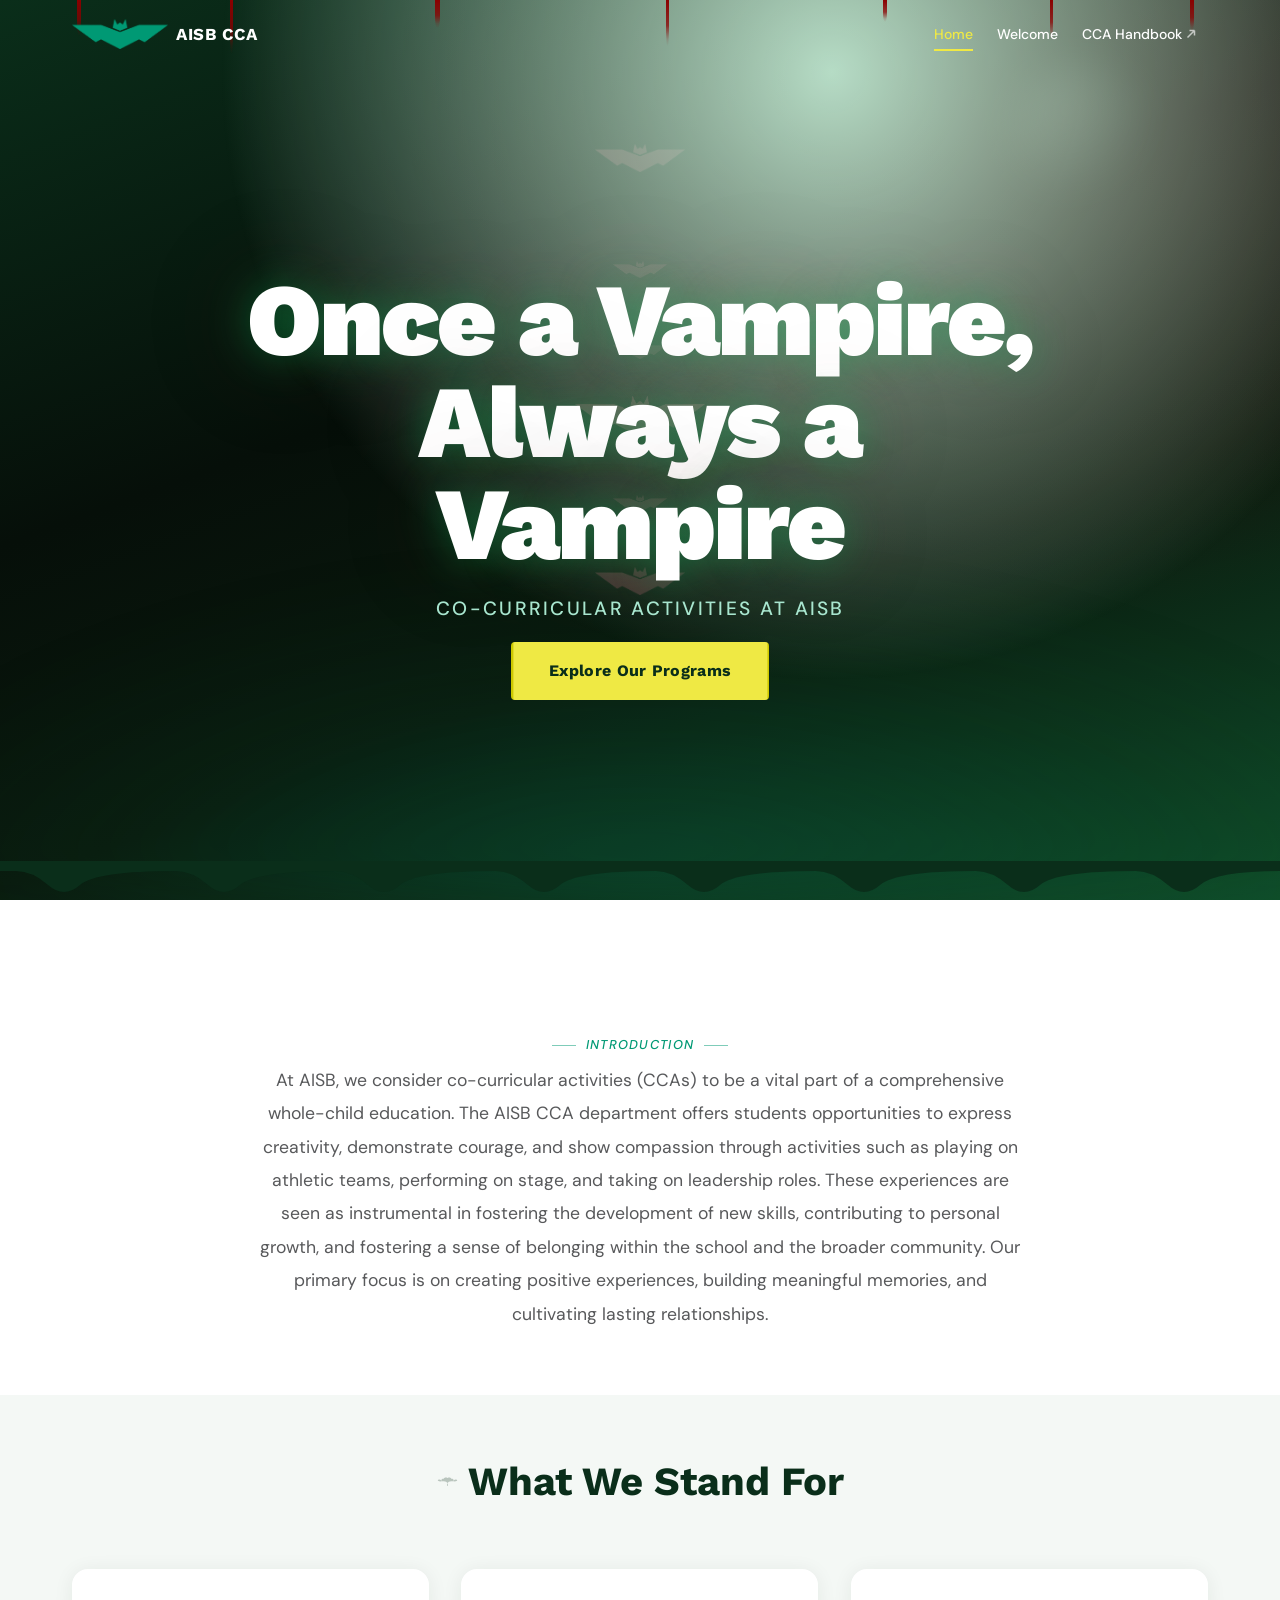
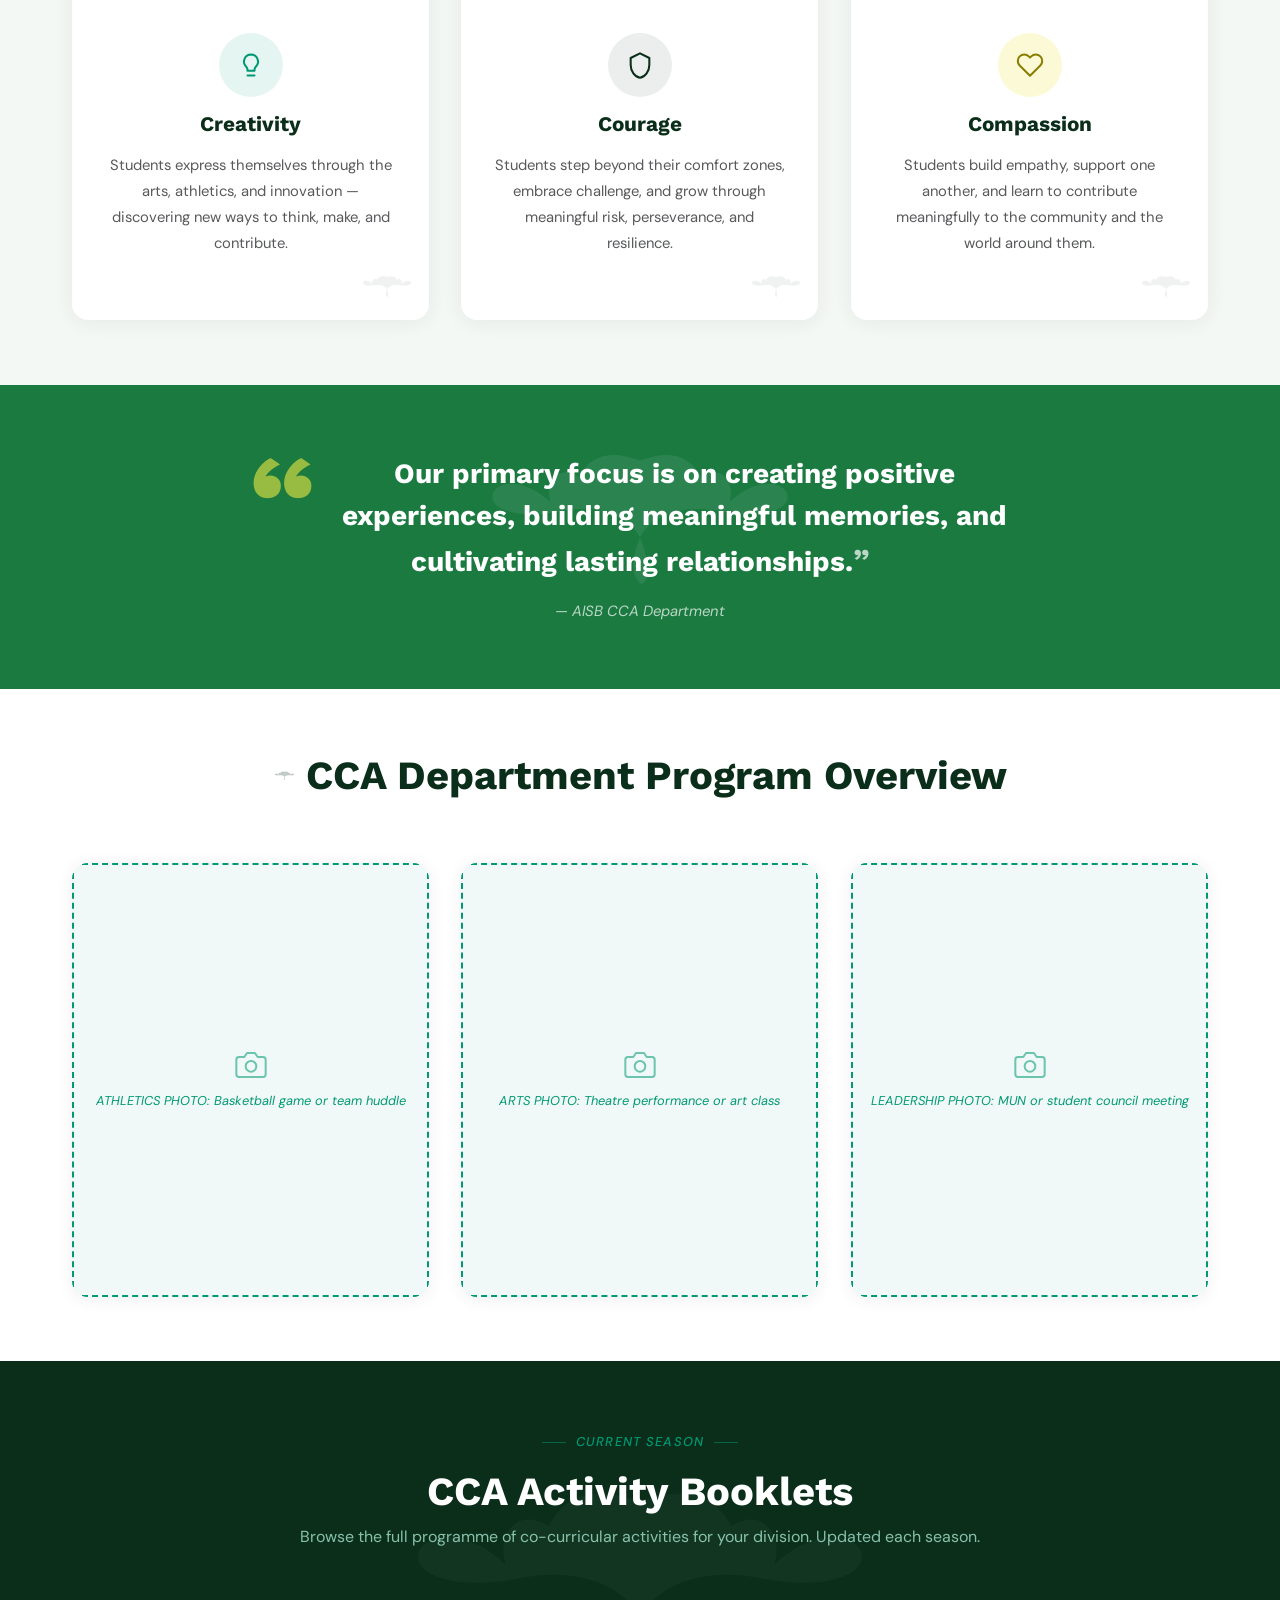
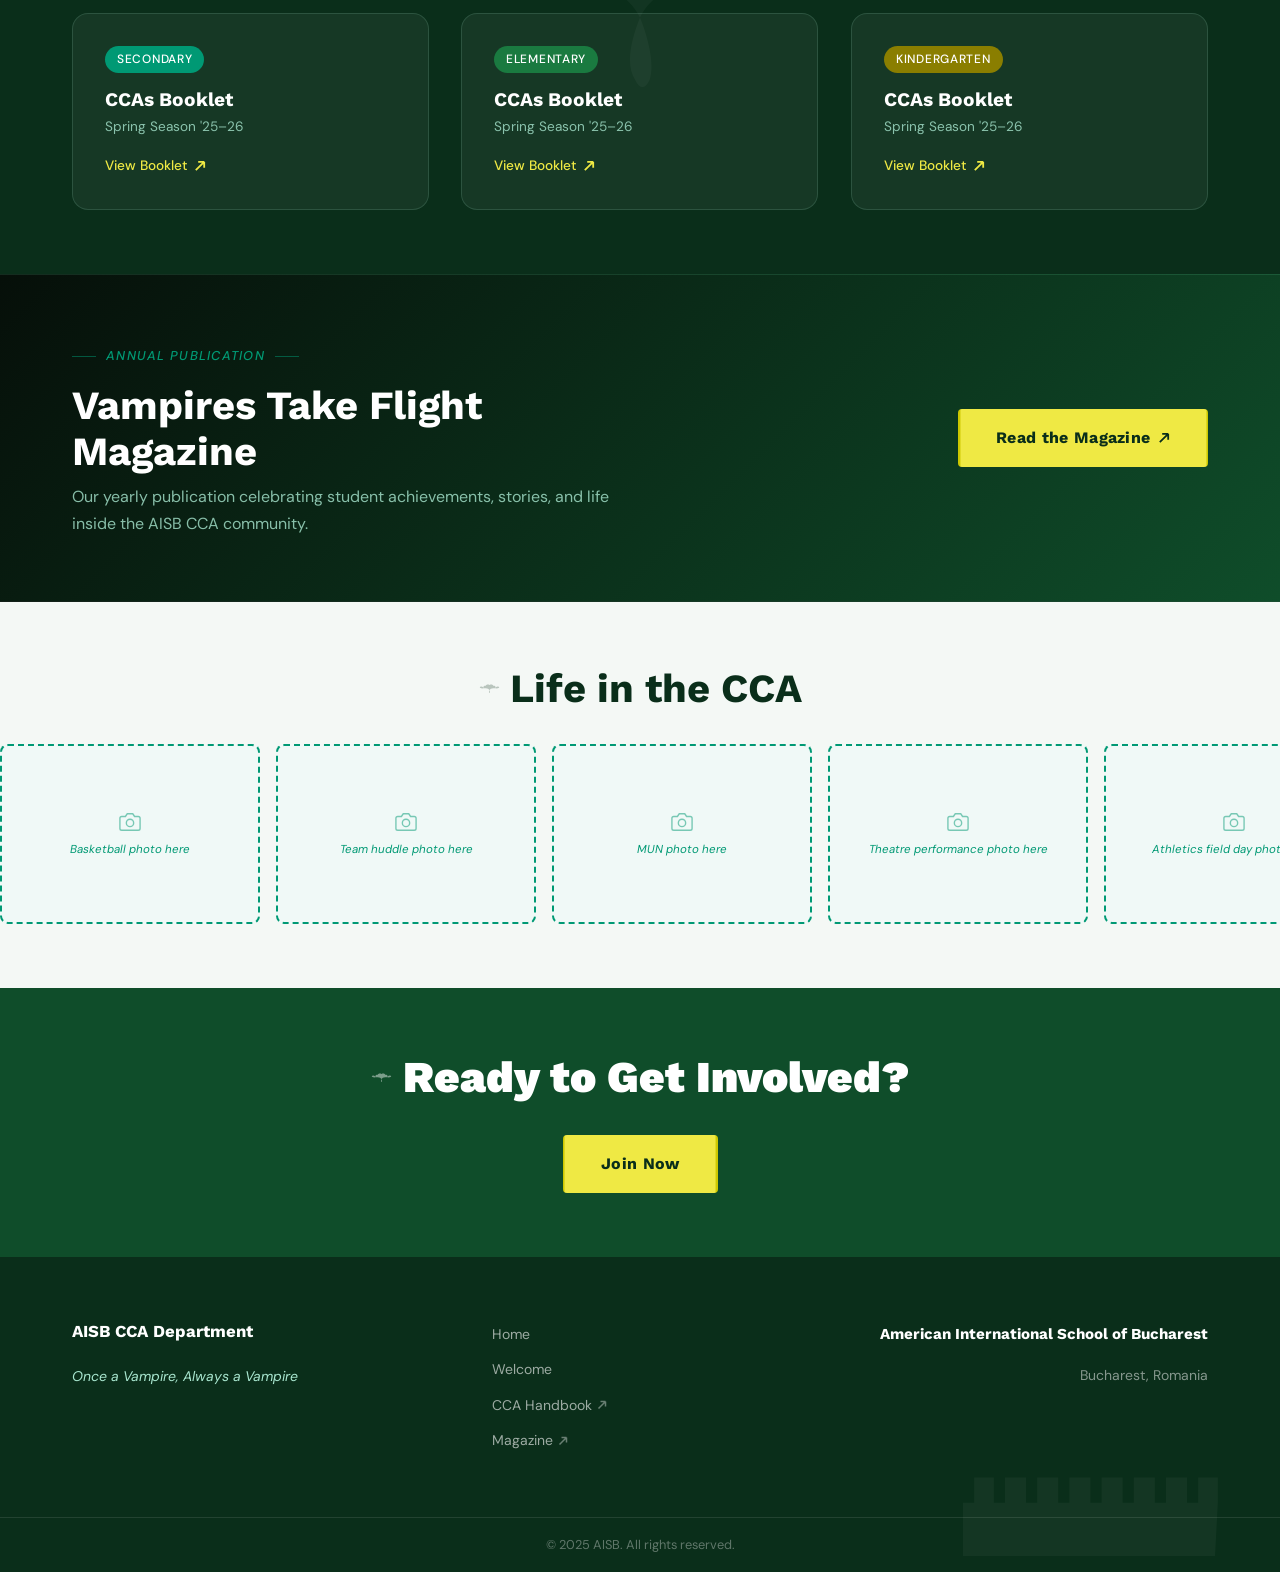
<file: index.html>
<!DOCTYPE html>
<html lang="en">
<head>
  <meta charset="UTF-8" />
  <meta name="viewport" content="width=device-width, initial-scale=1.0" />
  <title>AISB CCA Department</title>
  <link rel="stylesheet" href="css/styles.css" />
</head>
<body data-page="index">

  <!-- ======================================================
       NAVIGATION
       ====================================================== -->
  <header class="site-nav" id="site-nav">
    <div class="container nav__inner">

      <!-- Brand -->
      <a href="index.html" class="nav__brand" aria-label="AISB CCA — Home">
        <img class="nav__brand-icon" src="/images/vampire-logo.png" alt="" aria-hidden="true">
        <span class="nav__brand-text">AISB CCA</span>
      </a>

      <!-- Desktop links -->
      <nav id="nav-links" class="nav__links" aria-label="Main navigation">
        <ul>
          <li><a href="index.html"   class="nav__link" data-page="index">Home</a></li>
          <li><a href="welcome.html" class="nav__link" data-page="welcome">Welcome</a></li>
          <li>
            <a href="https://docs.google.com/document/d/1uVwUEFHOn3_4B4PPxiPPun_PIijwQBy9hPHAp4GYJOQ/edit?tab=t.0"
               class="nav__link"
               target="_blank"
               rel="noopener noreferrer">
              CCA Handbook
              <svg class="nav__ext-icon" viewBox="0 0 10 10" fill="none" stroke="currentColor" stroke-width="1.5" xmlns="http://www.w3.org/2000/svg" aria-hidden="true"><path d="M1.5 8.5L8.5 1.5M8.5 1.5H3.5M8.5 1.5v5"/></svg>
            </a>
          </li>
        </ul>
      </nav>

      <!-- Hamburger (mobile) -->
      <button class="nav__hamburger" id="nav-hamburger" aria-label="Toggle navigation" aria-expanded="false" aria-controls="nav-links">
        <span></span>
        <span></span>
        <span></span>
      </button>

    </div>
  </header>

  <!-- ======================================================
       1. HERO
       ====================================================== -->
  <section class="hero" id="hero" aria-label="Hero">

    <!-- Background gradient (JS injects floating bats here) -->
    <div class="hero__bg"></div>

    <div class="hero__content">
      <!-- JS splits headline into .hero__word spans for spring animation -->
      <h1 class="hero__headline">
        <span class="hero__line" style="--li:0">Once a Vampire,</span>
        <span class="hero__line" style="--li:1">Always a Vampire</span>
      </h1>
      <p class="hero__sub hero-anim" style="--delay: 0.5s">
        Co-Curricular Activities at AISB
      </p>
      <div class="hero-anim" style="--delay: 0.7s">
        <a href="#intro" class="btn btn--yellow">Explore Our Programs</a>
      </div>
    </div>

  </section>

  <!-- ======================================================
       2. INTRO
       ====================================================== -->
  <section class="intro" id="intro" aria-labelledby="intro-label">
    <div class="container">
      <div class="intro__inner reveal">
        <span class="section-label" id="intro-label">Introduction</span>
        <p class="intro__body">At AISB, we consider co-curricular activities (CCAs) to be a vital part of a comprehensive whole-child education. The AISB CCA department offers students opportunities to express creativity, demonstrate courage, and show compassion through activities such as playing on athletic teams, performing on stage, and taking on leadership roles. These experiences are seen as instrumental in fostering the development of new skills, contributing to personal growth, and fostering a sense of belonging within the school and the broader community. Our primary focus is on creating positive experiences, building meaningful memories, and cultivating lasting relationships.</p>
      </div>
    </div>
  </section>

  <!-- ======================================================
       3. THREE PILLARS
       ====================================================== -->
  <section class="pillars" id="pillars" aria-labelledby="pillars-heading">
    <div class="container">

      <div class="pillars__header reveal">
        <h2 id="pillars-heading">What We Stand For</h2>
      </div>

      <div class="pillars__grid reveal-stagger">

        <!-- Creativity -->
        <div class="pillar-card stagger-item">
          <div class="pillar-card__icon" aria-hidden="true">
            <svg viewBox="0 0 24 24" fill="none" stroke="currentColor" stroke-width="1.75" stroke-linecap="round" stroke-linejoin="round">
              <path d="M9 21h6"/>
              <path d="M12 3a6 6 0 0 1 4.24 10.24C15.4 14.13 15 15 15 16v1H9v-1c0-1-.4-1.87-1.24-2.76A6 6 0 0 1 12 3z"/>
            </svg>
          </div>
          <h3 class="pillar-card__title">Creativity</h3>
          <p class="pillar-card__desc">Students express themselves through the arts, athletics, and innovation — discovering new ways to think, make, and contribute.</p>
        </div>

        <!-- Courage -->
        <div class="pillar-card stagger-item">
          <div class="pillar-card__icon" aria-hidden="true">
            <svg viewBox="0 0 24 24" fill="none" stroke="currentColor" stroke-width="1.75" stroke-linecap="round" stroke-linejoin="round">
              <path d="M12 2L4 6v6c0 5.25 3.5 10.15 8 11 4.5-.85 8-5.75 8-11V6l-8-4z"/>
            </svg>
          </div>
          <h3 class="pillar-card__title">Courage</h3>
          <p class="pillar-card__desc">Students step beyond their comfort zones, embrace challenge, and grow through meaningful risk, perseverance, and resilience.</p>
        </div>

        <!-- Compassion -->
        <div class="pillar-card stagger-item">
          <div class="pillar-card__icon" aria-hidden="true">
            <svg viewBox="0 0 24 24" fill="none" stroke="currentColor" stroke-width="1.75" stroke-linecap="round" stroke-linejoin="round">
              <path d="M20.84 4.61a5.5 5.5 0 0 0-7.78 0L12 5.67l-1.06-1.06a5.5 5.5 0 0 0-7.78 7.78L12 21.23l8.84-8.84a5.5 5.5 0 0 0 0-7.78z"/>
            </svg>
          </div>
          <h3 class="pillar-card__title">Compassion</h3>
          <p class="pillar-card__desc">Students build empathy, support one another, and learn to contribute meaningfully to the community and the world around them.</p>
        </div>

      </div>
    </div>
  </section>

  <!-- ======================================================
       3b. PULL QUOTE
       ====================================================== -->
  <div class="pull-quote" id="pull-quote">
    <div class="container">
      <div class="pull-quote__inner reveal">
        <p class="pull-quote__text">Our primary focus is on creating positive experiences, building meaningful memories, and cultivating lasting relationships.</p>
        <p class="pull-quote__attribution">— AISB CCA Department</p>
      </div>
    </div>
  </div>

  <!-- ======================================================
       4. PROGRAM OVERVIEW
       ====================================================== -->
  <section class="programs" id="programs" aria-labelledby="programs-heading">
    <div class="container">

      <div class="programs__header reveal">
        <h2 id="programs-heading">CCA Department Program Overview</h2>
      </div>

      <div class="programs__grid reveal-stagger">

        <!-- Athletics -->
        <article class="program-card stagger-item">
          <div class="program-card__photo photo-placeholder">
            <span>ATHLETICS PHOTO: Basketball game or team huddle</span>
          </div>
          <div class="program-card__body">
            <h3 class="program-card__title">Athletics</h3>
            <p class="program-card__desc">Competitive and recreational sports programs building teamwork, fitness, and school spirit across all grade levels.</p>
          </div>
        </article>

        <!-- Arts -->
        <article class="program-card stagger-item">
          <div class="program-card__photo photo-placeholder">
            <span>ARTS PHOTO: Theatre performance or art class</span>
          </div>
          <div class="program-card__body">
            <h3 class="program-card__title">Arts &amp; Performance</h3>
            <p class="program-card__desc">Theatre, visual arts, and music programs where students find their voice and bring stories to life on stage and canvas.</p>
          </div>
        </article>

        <!-- Leadership -->
        <article class="program-card stagger-item">
          <div class="program-card__photo photo-placeholder">
            <span>LEADERSHIP PHOTO: MUN or student council meeting</span>
          </div>
          <div class="program-card__body">
            <h3 class="program-card__title">Leadership &amp; Service</h3>
            <p class="program-card__desc">Model UN, student council, and service learning programs developing thoughtful, engaged leaders ready to shape the world.</p>
          </div>
        </article>

      </div>
    </div>
  </section>

  <!-- ======================================================
       5. CCA BOOKLETS
       ====================================================== -->
  <section class="booklets" id="booklets" aria-labelledby="booklets-heading">
    <div class="container">

      <div class="booklets__header reveal">
        <span class="section-label">Current Season</span>
        <h2 id="booklets-heading">CCA Activity Booklets</h2>
        <p class="booklets__sub">Browse the full programme of co-curricular activities for your division. Updated each season.</p>
      </div>

      <div class="booklets__grid reveal-stagger">

        <a class="booklet-card stagger-item" href="https://docs.google.com/presentation/d/1Pu9hmi3-eZdHvLgyRUysvCfLK0m81sSNYYznDgAp900/present?slide=id.g1372e5583d8_15_30" target="_blank" rel="noopener noreferrer">
          <div class="booklet-card__badge">Secondary</div>
          <div class="booklet-card__body">
            <h3 class="booklet-card__title">CCAs Booklet</h3>
            <p class="booklet-card__season">Spring Season '25–26</p>
          </div>
          <span class="booklet-card__cta">
            View Booklet
            <svg width="12" height="12" viewBox="0 0 10 10" fill="none" stroke="currentColor" stroke-width="1.5" aria-hidden="true"><path d="M1.5 8.5L8.5 1.5M8.5 1.5H3.5M8.5 1.5v5"/></svg>
          </span>
        </a>

        <a class="booklet-card stagger-item" href="https://docs.google.com/presentation/d/15MVXWQndXh1fgPv6lIfpPve1Hzxa-xV6HNe04zMDgE4/present?slide=id.g268abb79770_0_0" target="_blank" rel="noopener noreferrer">
          <div class="booklet-card__badge booklet-card__badge--es">Elementary</div>
          <div class="booklet-card__body">
            <h3 class="booklet-card__title">CCAs Booklet</h3>
            <p class="booklet-card__season">Spring Season '25–26</p>
          </div>
          <span class="booklet-card__cta">
            View Booklet
            <svg width="12" height="12" viewBox="0 0 10 10" fill="none" stroke="currentColor" stroke-width="1.5" aria-hidden="true"><path d="M1.5 8.5L8.5 1.5M8.5 1.5H3.5M8.5 1.5v5"/></svg>
          </span>
        </a>

        <a class="booklet-card stagger-item" href="https://docs.google.com/presentation/d/1rKhWBENqKSYvQFAWs_1aDxzNsX6173oiBIzw0DBJSBo/present?slide=id.g142e5402e74_0_200" target="_blank" rel="noopener noreferrer">
          <div class="booklet-card__badge booklet-card__badge--kg">Kindergarten</div>
          <div class="booklet-card__body">
            <h3 class="booklet-card__title">CCAs Booklet</h3>
            <p class="booklet-card__season">Spring Season '25–26</p>
          </div>
          <span class="booklet-card__cta">
            View Booklet
            <svg width="12" height="12" viewBox="0 0 10 10" fill="none" stroke="currentColor" stroke-width="1.5" aria-hidden="true"><path d="M1.5 8.5L8.5 1.5M8.5 1.5H3.5M8.5 1.5v5"/></svg>
          </span>
        </a>

      </div>
    </div>
  </section>

  <!-- ======================================================
       6. MAGAZINE FEATURE
       ====================================================== -->
  <div class="magazine-banner" id="magazine">
    <div class="container">
      <div class="magazine-banner__inner reveal">
        <div class="magazine-banner__text">
          <span class="section-label">Annual Publication</span>
          <h2 class="magazine-banner__title">Vampires Take Flight Magazine</h2>
          <p class="magazine-banner__desc">Our yearly publication celebrating student achievements, stories, and life inside the AISB CCA community.</p>
        </div>
        <a href="https://drive.google.com/file/d/1PJ1l3IIfaLi3uhogRWFevL4zNcEg_WBe/view" class="btn btn--yellow" target="_blank" rel="noopener noreferrer">
          Read the Magazine
          <svg width="12" height="12" viewBox="0 0 10 10" fill="none" stroke="currentColor" stroke-width="1.5" aria-hidden="true"><path d="M1.5 8.5L8.5 1.5M8.5 1.5H3.5M8.5 1.5v5"/></svg>
        </a>
      </div>
    </div>
  </div>

  <!-- ======================================================
       7. GALLERY STRIP
       ====================================================== -->
  <section class="gallery" id="gallery" aria-label="Photo gallery">
    <div class="container">
      <div class="gallery__header reveal">
        <h2>Life in the CCA</h2>
      </div>
    </div>

    <div class="gallery__viewport">
      <div class="gallery__track" aria-hidden="true">

        <!-- Original 8 tiles -->
        <div class="gallery-tile"><span>Basketball photo here</span></div>
        <div class="gallery-tile"><span>Team huddle photo here</span></div>
        <div class="gallery-tile"><span>MUN photo here</span></div>
        <div class="gallery-tile"><span>Theatre performance photo here</span></div>
        <div class="gallery-tile"><span>Athletics field day photo here</span></div>
        <div class="gallery-tile"><span>Art showcase photo here</span></div>
        <div class="gallery-tile"><span>Leadership event photo here</span></div>
        <div class="gallery-tile"><span>Community service photo here</span></div>

        <!-- Duplicate set for seamless loop -->
        <div class="gallery-tile"><span>Basketball photo here</span></div>
        <div class="gallery-tile"><span>Team huddle photo here</span></div>
        <div class="gallery-tile"><span>MUN photo here</span></div>
        <div class="gallery-tile"><span>Theatre performance photo here</span></div>
        <div class="gallery-tile"><span>Athletics field day photo here</span></div>
        <div class="gallery-tile"><span>Art showcase photo here</span></div>
        <div class="gallery-tile"><span>Leadership event photo here</span></div>
        <div class="gallery-tile"><span>Community service photo here</span></div>

      </div>
    </div>
  </section>

  <!-- ======================================================
       8. CTA BANNER
       ====================================================== -->
  <section class="cta-banner" id="cta" aria-labelledby="cta-heading">
    <div class="container">
      <div class="cta-banner__inner reveal">
        <h2 class="cta-banner__heading" id="cta-heading">Ready to Get Involved?</h2>
        <a href="#" class="btn btn--yellow">Join Now</a>
      </div>
    </div>
  </section>

  <!-- ======================================================
       FOOTER
       ====================================================== -->
  <footer class="site-footer">
    <div class="container footer__inner">

      <div class="footer__brand">
        <p class="footer__name">AISB CCA Department</p>
        <p class="footer__tagline">Once a Vampire, Always a Vampire</p>
      </div>

      <nav class="footer__nav" aria-label="Footer navigation">
        <ul>
          <li><a href="index.html">Home</a></li>
          <li><a href="welcome.html">Welcome</a></li>
          <li>
            <a href="https://docs.google.com/document/d/1uVwUEFHOn3_4B4PPxiPPun_PIijwQBy9hPHAp4GYJOQ/edit?tab=t.0"
               target="_blank" rel="noopener noreferrer">
              CCA Handbook
              <svg class="nav__ext-icon" viewBox="0 0 10 10" fill="none" stroke="currentColor" stroke-width="1.5" xmlns="http://www.w3.org/2000/svg" aria-hidden="true"><path d="M1.5 8.5L8.5 1.5M8.5 1.5H3.5M8.5 1.5v5"/></svg>
            </a>
          </li>
          <li>
            <a href="https://drive.google.com/file/d/1PJ1l3IIfaLi3uhogRWFevL4zNcEg_WBe/view"
               target="_blank" rel="noopener noreferrer">
              Magazine
              <svg class="nav__ext-icon" viewBox="0 0 10 10" fill="none" stroke="currentColor" stroke-width="1.5" xmlns="http://www.w3.org/2000/svg" aria-hidden="true"><path d="M1.5 8.5L8.5 1.5M8.5 1.5H3.5M8.5 1.5v5"/></svg>
            </a>
          </li>
        </ul>
      </nav>

      <div class="footer__school">
        <p class="footer__school-name">American International School of Bucharest</p>
        <p class="footer__school-location">Bucharest, Romania</p>
      </div>

    </div>

    <div class="footer__bottom">
      <div class="container">
        <p>© 2025 AISB. All rights reserved.</p>
      </div>
    </div>
  </footer>

  <script src="js/main.js"></script>
</body>
</html>
</file>
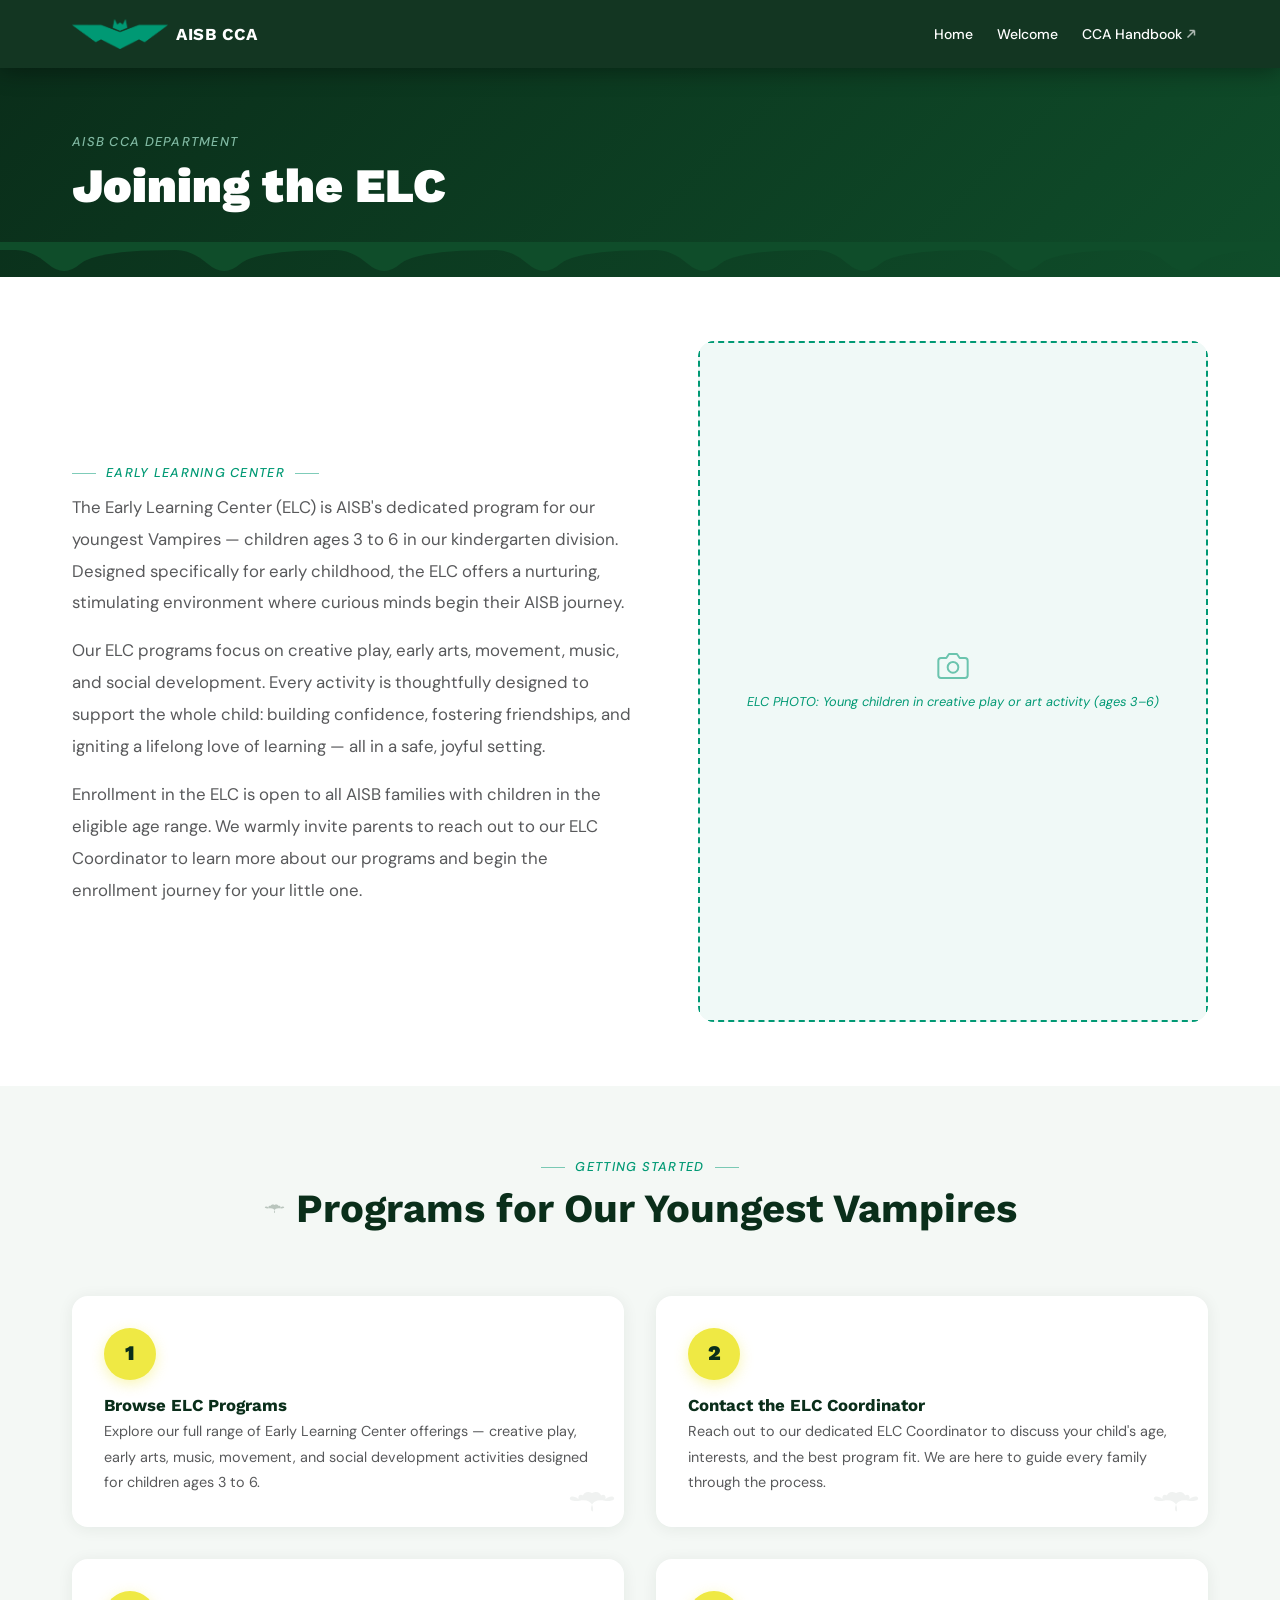
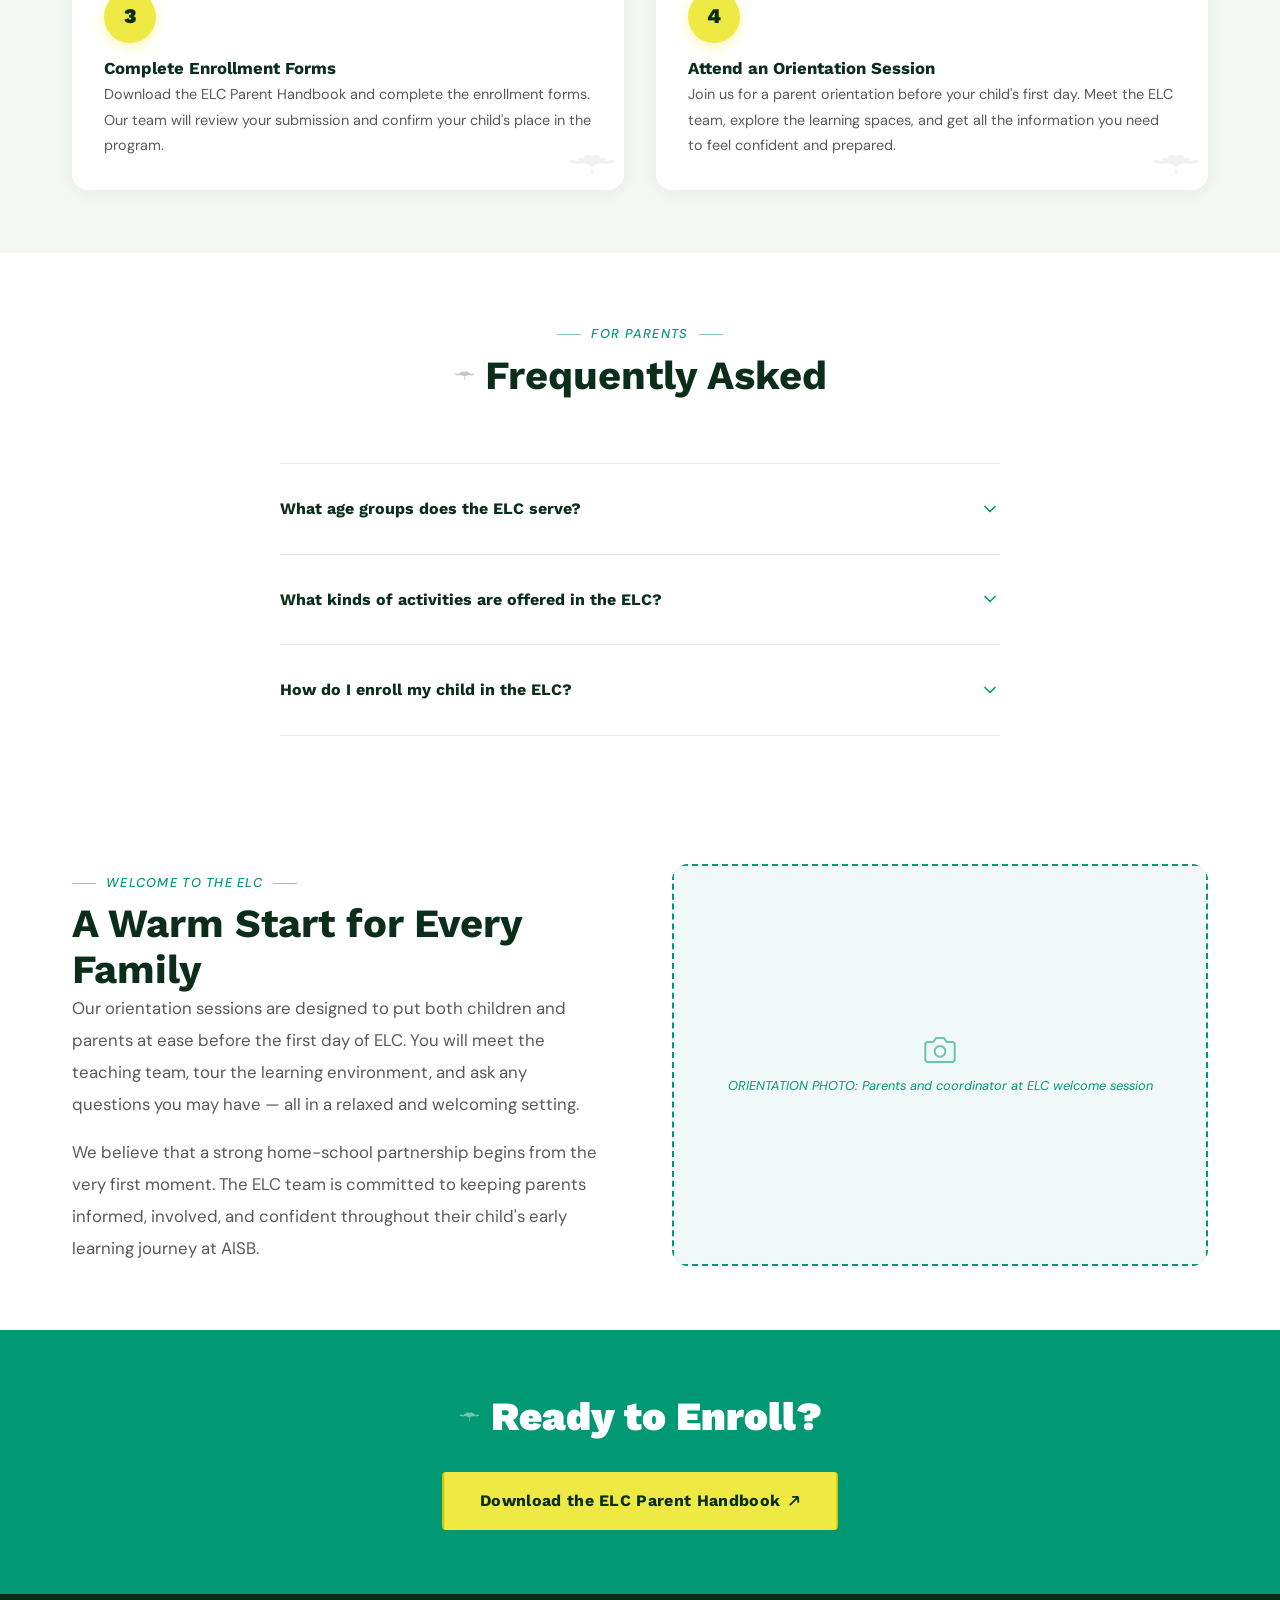
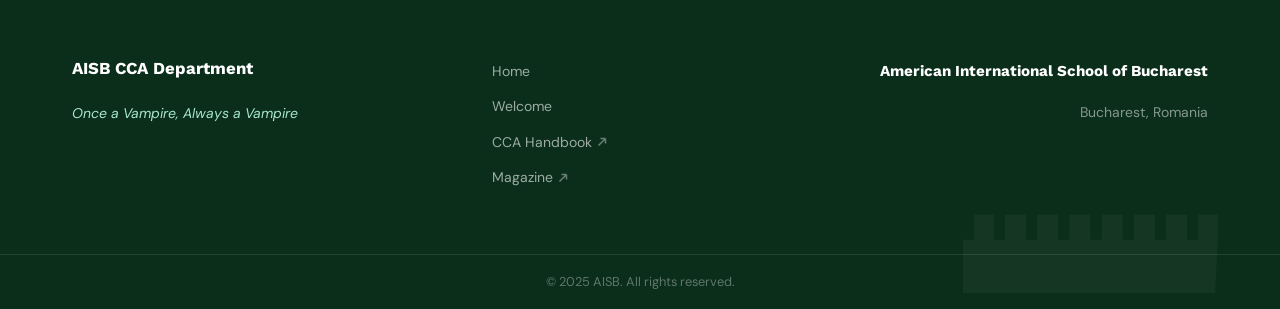
<file: joining-elc.html>
<!DOCTYPE html>
<html lang="en">
<head>
  <meta charset="UTF-8" />
  <meta name="viewport" content="width=device-width, initial-scale=1.0" />
  <title>Joining the ELC — AISB CCA Department</title>
  <link rel="stylesheet" href="css/styles.css" />
</head>
<body data-page="joining-elc">

  <!-- ======================================================
       NAVIGATION
       ====================================================== -->
  <header class="site-nav" id="site-nav">
    <div class="container nav__inner">

      <a href="index.html" class="nav__brand" aria-label="AISB CCA — Home">
        <img class="nav__brand-icon" src="/images/vampire-logo.png" alt="" aria-hidden="true">
        <span class="nav__brand-text">AISB CCA</span>
      </a>

      <nav id="nav-links" class="nav__links" aria-label="Main navigation">
        <ul>
          <li><a href="index.html"   class="nav__link" data-page="index">Home</a></li>
          <li><a href="welcome.html" class="nav__link" data-page="welcome">Welcome</a></li>
          <li>
            <a href="https://docs.google.com/document/d/1uVwUEFHOn3_4B4PPxiPPun_PIijwQBy9hPHAp4GYJOQ/edit?tab=t.0"
               class="nav__link" target="_blank" rel="noopener noreferrer">
              CCA Handbook
              <svg class="nav__ext-icon" viewBox="0 0 10 10" fill="none" stroke="currentColor" stroke-width="1.5" xmlns="http://www.w3.org/2000/svg" aria-hidden="true"><path d="M1.5 8.5L8.5 1.5M8.5 1.5H3.5M8.5 1.5v5"/></svg>
            </a>
          </li>
        </ul>
      </nav>

      <button class="nav__hamburger" id="nav-hamburger" aria-label="Toggle navigation" aria-expanded="false" aria-controls="nav-links">
        <span></span>
        <span></span>
        <span></span>
      </button>

    </div>
  </header>

  <!-- ======================================================
       PAGE BANNER
       ====================================================== -->
  <div class="page-banner">
    <div class="container">
      <span class="page-banner__label">AISB CCA Department</span>
      <h1 class="page-banner__title">Joining the ELC</h1>
    </div>
  </div>

  <!-- ======================================================
       SECTION 1 — What is the ELC
       ====================================================== -->
  <section class="section" id="what-is-elc">
    <div class="container">
      <div class="elc-intro-split reveal">

        <div class="elc-intro-split__text">
          <span class="section-label">Early Learning Center</span>
          <p>The Early Learning Center (ELC) is AISB's dedicated program for our youngest Vampires — children ages 3 to 6 in our kindergarten division. Designed specifically for early childhood, the ELC offers a nurturing, stimulating environment where curious minds begin their AISB journey.</p>
          <p>Our ELC programs focus on creative play, early arts, movement, music, and social development. Every activity is thoughtfully designed to support the whole child: building confidence, fostering friendships, and igniting a lifelong love of learning — all in a safe, joyful setting.</p>
          <p>Enrollment in the ELC is open to all AISB families with children in the eligible age range. We warmly invite parents to reach out to our ELC Coordinator to learn more about our programs and begin the enrollment journey for your little one.</p>
        </div>

        <div class="elc-intro-split__photo">
          <div class="photo-placeholder">
            <span>ELC PHOTO: Young children in creative play or art activity (ages 3–6)</span>
          </div>
        </div>

      </div>
    </div>
  </section>

  <!-- ======================================================
       SECTION 2 — Programs for Our Youngest Vampires (4 steps)
       ====================================================== -->
  <section class="section steps-section" id="how-to-join">
    <div class="container">

      <div class="elc-section-header reveal">
        <span class="section-label">Getting Started</span>
        <h2>Programs for Our Youngest Vampires</h2>
      </div>

      <div class="steps-grid reveal-stagger">

        <article class="step-card stagger-item">
          <div class="step-card__number">1</div>
          <h3 class="step-card__title">Browse ELC Programs</h3>
          <p class="step-card__desc">Explore our full range of Early Learning Center offerings — creative play, early arts, music, movement, and social development activities designed for children ages 3 to 6.</p>
        </article>

        <article class="step-card stagger-item">
          <div class="step-card__number">2</div>
          <h3 class="step-card__title">Contact the ELC Coordinator</h3>
          <p class="step-card__desc">Reach out to our dedicated ELC Coordinator to discuss your child's age, interests, and the best program fit. We are here to guide every family through the process.</p>
        </article>

        <article class="step-card stagger-item">
          <div class="step-card__number">3</div>
          <h3 class="step-card__title">Complete Enrollment Forms</h3>
          <p class="step-card__desc">Download the ELC Parent Handbook and complete the enrollment forms. Our team will review your submission and confirm your child's place in the program.</p>
        </article>

        <article class="step-card stagger-item">
          <div class="step-card__number">4</div>
          <h3 class="step-card__title">Attend an Orientation Session</h3>
          <p class="step-card__desc">Join us for a parent orientation before your child's first day. Meet the ELC team, explore the learning spaces, and get all the information you need to feel confident and prepared.</p>
        </article>

      </div>
    </div>
  </section>

  <!-- ======================================================
       SECTION 3 — FAQ Accordion
       ====================================================== -->
  <section class="section faq-section" id="faq">
    <div class="container">
      <div class="faq-section__inner">

        <div class="reveal" style="text-align: center; margin-bottom: var(--space-xl);">
          <span class="section-label">For Parents</span>
          <h2>Frequently Asked</h2>
        </div>

        <div class="faq reveal">

          <!-- FAQ Item 1 -->
          <div class="faq__item">
            <button class="faq__question" aria-expanded="false" aria-controls="faq-answer-1">
              What age groups does the ELC serve?
              <svg class="faq__chevron" viewBox="0 0 24 24" fill="none" stroke="currentColor" stroke-width="2" stroke-linecap="round" stroke-linejoin="round" aria-hidden="true">
                <path d="M6 9l6 6 6-6"/>
              </svg>
            </button>
            <div class="faq__answer" id="faq-answer-1" role="region">
              <div class="faq__answer-inner">
                <p>The ELC serves children ages 3 to 6 in our Early Learning Center division. This includes our Nursery, Pre-K, and Kindergarten groups. Each age group has its own dedicated program that matches the developmental stage and learning needs of the children within it.</p>
              </div>
            </div>
          </div>

          <!-- FAQ Item 2 -->
          <div class="faq__item">
            <button class="faq__question" aria-expanded="false" aria-controls="faq-answer-2">
              What kinds of activities are offered in the ELC?
              <svg class="faq__chevron" viewBox="0 0 24 24" fill="none" stroke="currentColor" stroke-width="2" stroke-linecap="round" stroke-linejoin="round" aria-hidden="true">
                <path d="M6 9l6 6 6-6"/>
              </svg>
            </button>
            <div class="faq__answer" id="faq-answer-2" role="region">
              <div class="faq__answer-inner">
                <p>ELC activities are designed to nurture the whole child through play and exploration. Our programs include creative arts and crafts, early music and movement, imaginative play sessions, outdoor discovery, and structured social activities — all facilitated by qualified early childhood educators who understand the magic of this age.</p>
              </div>
            </div>
          </div>

          <!-- FAQ Item 3 -->
          <div class="faq__item">
            <button class="faq__question" aria-expanded="false" aria-controls="faq-answer-3">
              How do I enroll my child in the ELC?
              <svg class="faq__chevron" viewBox="0 0 24 24" fill="none" stroke="currentColor" stroke-width="2" stroke-linecap="round" stroke-linejoin="round" aria-hidden="true">
                <path d="M6 9l6 6 6-6"/>
              </svg>
            </button>
            <div class="faq__answer" id="faq-answer-3" role="region">
              <div class="faq__answer-inner">
                <p>To enroll your child, start by downloading the ELC Parent Handbook using the button below — it contains all program details, schedules, and enrollment forms. You are also welcome to contact our ELC Coordinator directly by email or phone. We recommend reaching out early in the school year, as spaces in some age groups fill quickly.</p>
              </div>
            </div>
          </div>

        </div>
      </div>
    </div>
  </section>

  <!-- ======================================================
       SECTION 4 — Orientation Photo
       ====================================================== -->
  <section class="section" id="orientation">
    <div class="container">
      <div class="welcome-split reveal">

        <div class="welcome-split__text">
          <span class="section-label">Welcome to the ELC</span>
          <h2>A Warm Start for Every Family</h2>
          <p>Our orientation sessions are designed to put both children and parents at ease before the first day of ELC. You will meet the teaching team, tour the learning environment, and ask any questions you may have — all in a relaxed and welcoming setting.</p>
          <p>We believe that a strong home-school partnership begins from the very first moment. The ELC team is committed to keeping parents informed, involved, and confident throughout their child's early learning journey at AISB.</p>
        </div>

        <div class="welcome-split__photo">
          <div class="photo-placeholder">
            <span>ORIENTATION PHOTO: Parents and coordinator at ELC welcome session</span>
          </div>
        </div>

      </div>
    </div>
  </section>

  <!-- ======================================================
       SECTION 5 — CTA
       ====================================================== -->
  <section class="page-cta" id="join-cta">
    <div class="container">
      <div class="page-cta__inner reveal">
        <h2 class="page-cta__heading">Ready to Enroll?</h2>
        <a href="https://docs.google.com/document/d/1C8rKPDsnyIg01VgttbhQd866ZwGXewxtXoNhxPmOfxU/edit"
           class="btn btn--yellow"
           target="_blank"
           rel="noopener noreferrer">
          Download the ELC Parent Handbook
          <svg width="12" height="12" viewBox="0 0 10 10" fill="none" stroke="currentColor" stroke-width="1.5" aria-hidden="true"><path d="M1.5 8.5L8.5 1.5M8.5 1.5H3.5M8.5 1.5v5"/></svg>
        </a>
      </div>
    </div>
  </section>

  <!-- ======================================================
       FOOTER
       ====================================================== -->
  <footer class="site-footer">
    <div class="container footer__inner">

      <div class="footer__brand">
        <p class="footer__name">AISB CCA Department</p>
        <p class="footer__tagline">Once a Vampire, Always a Vampire</p>
      </div>

      <nav class="footer__nav" aria-label="Footer navigation">
        <ul>
          <li><a href="index.html">Home</a></li>
          <li><a href="welcome.html">Welcome</a></li>
          <li>
            <a href="https://docs.google.com/document/d/1uVwUEFHOn3_4B4PPxiPPun_PIijwQBy9hPHAp4GYJOQ/edit?tab=t.0"
               target="_blank" rel="noopener noreferrer">
              CCA Handbook
              <svg class="nav__ext-icon" viewBox="0 0 10 10" fill="none" stroke="currentColor" stroke-width="1.5" xmlns="http://www.w3.org/2000/svg" aria-hidden="true"><path d="M1.5 8.5L8.5 1.5M8.5 1.5H3.5M8.5 1.5v5"/></svg>
            </a>
          </li>
          <li>
            <a href="https://drive.google.com/file/d/1PJ1l3IIfaLi3uhogRWFevL4zNcEg_WBe/view"
               target="_blank" rel="noopener noreferrer">
              Magazine
              <svg class="nav__ext-icon" viewBox="0 0 10 10" fill="none" stroke="currentColor" stroke-width="1.5" xmlns="http://www.w3.org/2000/svg" aria-hidden="true"><path d="M1.5 8.5L8.5 1.5M8.5 1.5H3.5M8.5 1.5v5"/></svg>
            </a>
          </li>
        </ul>
      </nav>

      <div class="footer__school">
        <p class="footer__school-name">American International School of Bucharest</p>
        <p class="footer__school-location">Bucharest, Romania</p>
      </div>

    </div>

    <div class="footer__bottom">
      <div class="container">
        <p>© 2025 AISB. All rights reserved.</p>
      </div>
    </div>
  </footer>

  <script src="js/main.js"></script>
</body>
</html>
</file>
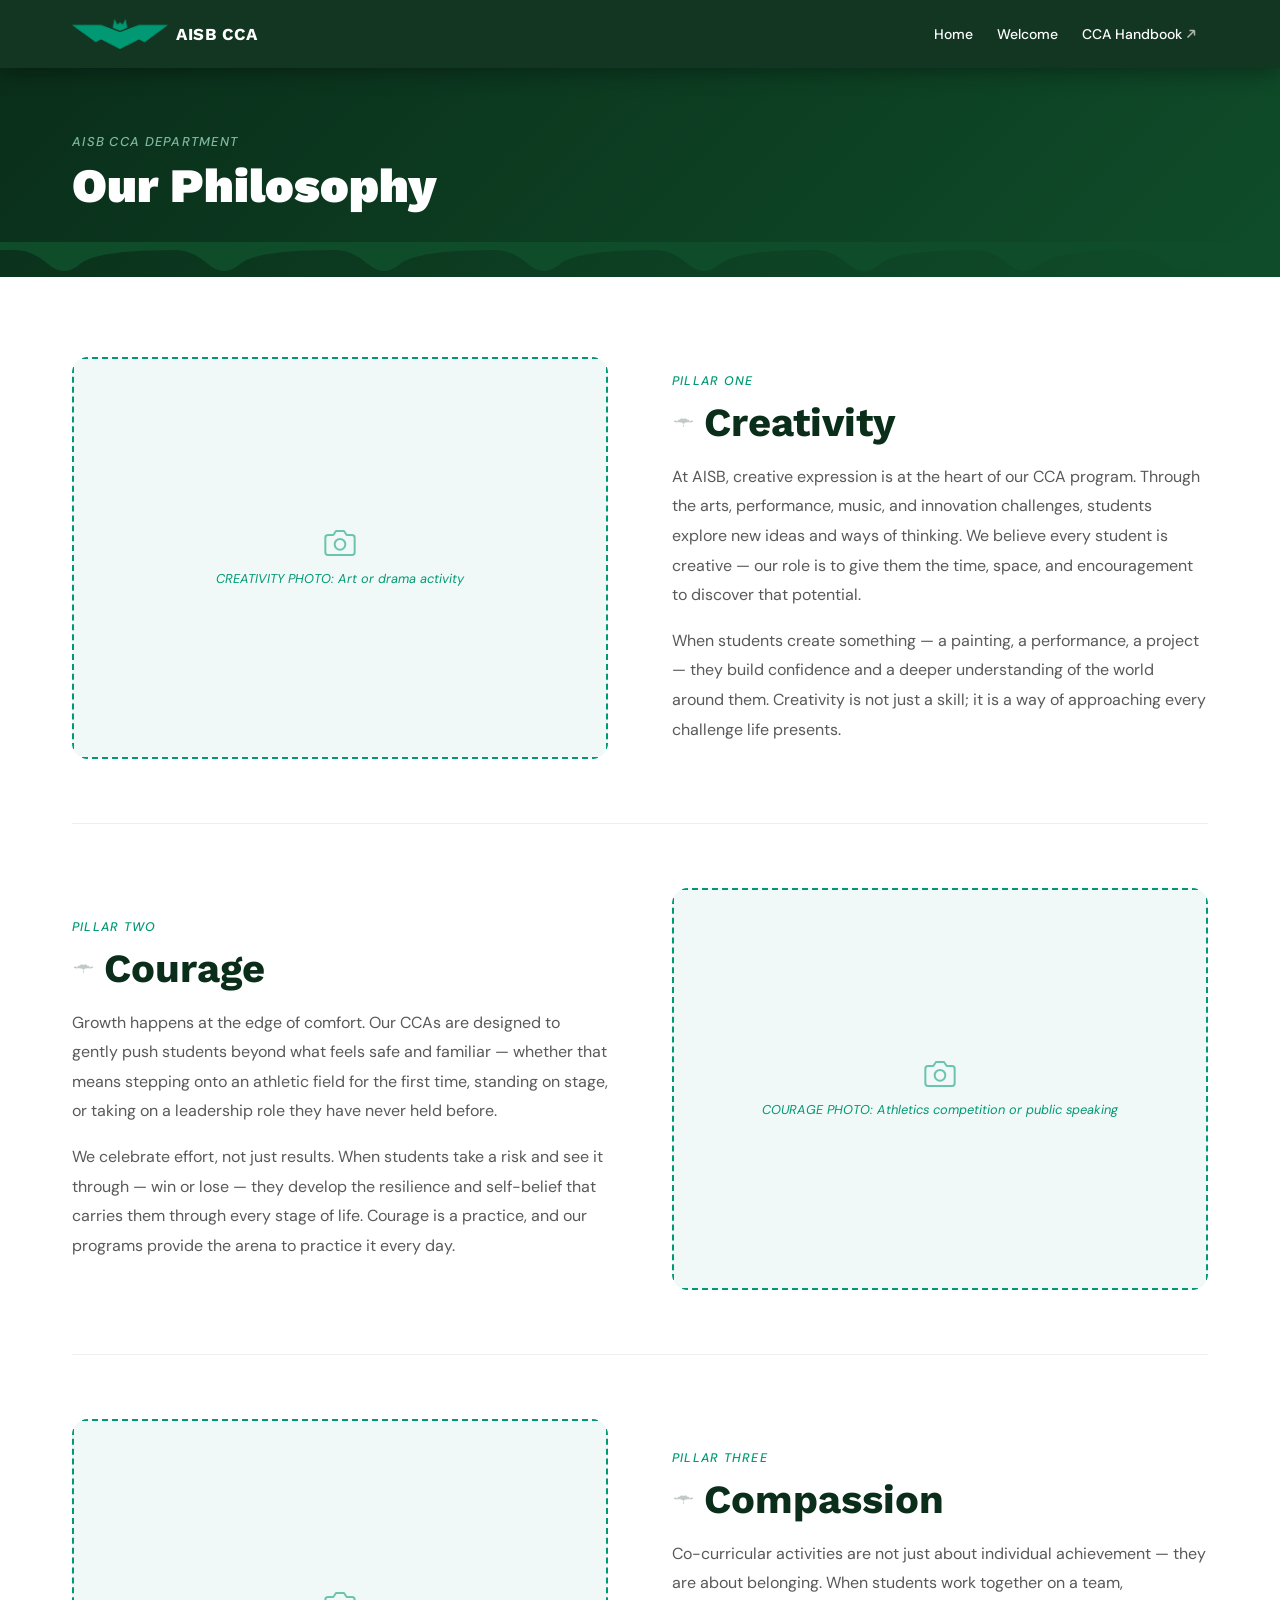
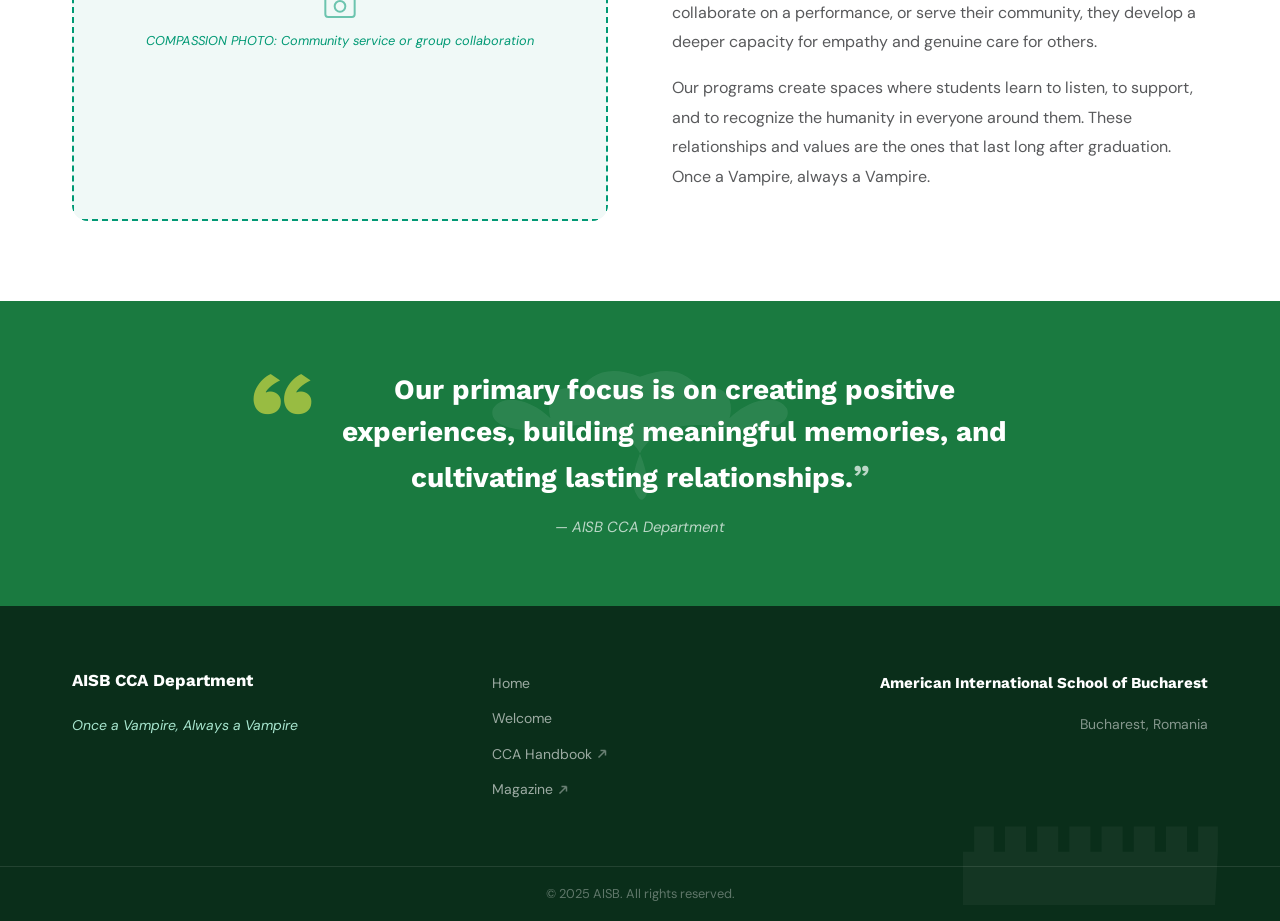
<file: philosophy.html>
<!DOCTYPE html>
<html lang="en">
<head>
  <meta charset="UTF-8" />
  <meta name="viewport" content="width=device-width, initial-scale=1.0" />
  <title>Our Philosophy — AISB CCA Department</title>
  <link rel="stylesheet" href="css/styles.css" />
</head>
<body data-page="philosophy">

  <!-- ======================================================
       NAVIGATION
       ====================================================== -->
  <header class="site-nav" id="site-nav">
    <div class="container nav__inner">

      <a href="index.html" class="nav__brand" aria-label="AISB CCA — Home">
        <img class="nav__brand-icon" src="/images/vampire-logo.png" alt="" aria-hidden="true">
        <span class="nav__brand-text">AISB CCA</span>
      </a>

      <nav id="nav-links" class="nav__links" aria-label="Main navigation">
        <ul>
          <li><a href="index.html"   class="nav__link" data-page="index">Home</a></li>
          <li><a href="welcome.html" class="nav__link" data-page="welcome">Welcome</a></li>
          <li>
            <a href="https://docs.google.com/document/d/1uVwUEFHOn3_4B4PPxiPPun_PIijwQBy9hPHAp4GYJOQ/edit?tab=t.0"
               class="nav__link" target="_blank" rel="noopener noreferrer">
              CCA Handbook
              <svg class="nav__ext-icon" viewBox="0 0 10 10" fill="none" stroke="currentColor" stroke-width="1.5" xmlns="http://www.w3.org/2000/svg" aria-hidden="true"><path d="M1.5 8.5L8.5 1.5M8.5 1.5H3.5M8.5 1.5v5"/></svg>
            </a>
          </li>
        </ul>
      </nav>

      <button class="nav__hamburger" id="nav-hamburger" aria-label="Toggle navigation" aria-expanded="false" aria-controls="nav-links">
        <span></span>
        <span></span>
        <span></span>
      </button>

    </div>
  </header>

  <!-- ======================================================
       PAGE BANNER
       ====================================================== -->
  <div class="page-banner">
    <div class="container">
      <span class="page-banner__label">AISB CCA Department</span>
      <h1 class="page-banner__title">Our Philosophy</h1>
    </div>
  </div>

  <!-- ======================================================
       SECTION 1 — Alternating Philosophy Blocks
       ====================================================== -->
  <section class="philosophy-blocks section" id="philosophy-blocks">
    <div class="container">

      <!-- Block 1: Creativity — image left, text right -->
      <div class="philosophy-block reveal">

        <div class="philosophy-block__image">
          <div class="philosophy-block__photo">
            <div class="photo-placeholder">
              <span>CREATIVITY PHOTO: Art or drama activity</span>
            </div>
          </div>
        </div>

        <div class="philosophy-block__text">
          <span class="philosophy-block__eyebrow">Pillar One</span>
          <h2>Creativity</h2>
          <p>At AISB, creative expression is at the heart of our CCA program. Through the arts, performance, music, and innovation challenges, students explore new ideas and ways of thinking. We believe every student is creative — our role is to give them the time, space, and encouragement to discover that potential.</p>
          <p>When students create something — a painting, a performance, a project — they build confidence and a deeper understanding of the world around them. Creativity is not just a skill; it is a way of approaching every challenge life presents.</p>
        </div>

      </div>

      <!-- Block 2: Courage — text left, image right (flip) -->
      <div class="philosophy-block philosophy-block--flip reveal">

        <div class="philosophy-block__image">
          <div class="philosophy-block__photo">
            <div class="photo-placeholder">
              <span>COURAGE PHOTO: Athletics competition or public speaking</span>
            </div>
          </div>
        </div>

        <div class="philosophy-block__text">
          <span class="philosophy-block__eyebrow">Pillar Two</span>
          <h2>Courage</h2>
          <p>Growth happens at the edge of comfort. Our CCAs are designed to gently push students beyond what feels safe and familiar — whether that means stepping onto an athletic field for the first time, standing on stage, or taking on a leadership role they have never held before.</p>
          <p>We celebrate effort, not just results. When students take a risk and see it through — win or lose — they develop the resilience and self-belief that carries them through every stage of life. Courage is a practice, and our programs provide the arena to practice it every day.</p>
        </div>

      </div>

      <!-- Block 3: Compassion — image left, text right -->
      <div class="philosophy-block reveal">

        <div class="philosophy-block__image">
          <div class="philosophy-block__photo">
            <div class="photo-placeholder">
              <span>COMPASSION PHOTO: Community service or group collaboration</span>
            </div>
          </div>
        </div>

        <div class="philosophy-block__text">
          <span class="philosophy-block__eyebrow">Pillar Three</span>
          <h2>Compassion</h2>
          <p>Co-curricular activities are not just about individual achievement — they are about belonging. When students work together on a team, collaborate on a performance, or serve their community, they develop a deeper capacity for empathy and genuine care for others.</p>
          <p>Our programs create spaces where students learn to listen, to support, and to recognize the humanity in everyone around them. These relationships and values are the ones that last long after graduation. Once a Vampire, always a Vampire.</p>
        </div>

      </div>

    </div>
  </section>

  <!-- ======================================================
       SECTION 2 — Pull Quote
       ====================================================== -->
  <div class="pull-quote" id="pull-quote">
    <div class="container">
      <div class="pull-quote__inner reveal">
        <p class="pull-quote__text">Our primary focus is on creating positive experiences, building meaningful memories, and cultivating lasting relationships.</p>
        <p class="pull-quote__attribution">— AISB CCA Department</p>
      </div>
    </div>
  </div>

  <!-- ======================================================
       FOOTER
       ====================================================== -->
  <footer class="site-footer">
    <div class="container footer__inner">

      <div class="footer__brand">
        <p class="footer__name">AISB CCA Department</p>
        <p class="footer__tagline">Once a Vampire, Always a Vampire</p>
      </div>

      <nav class="footer__nav" aria-label="Footer navigation">
        <ul>
          <li><a href="index.html">Home</a></li>
          <li><a href="welcome.html">Welcome</a></li>
          <li>
            <a href="https://docs.google.com/document/d/1uVwUEFHOn3_4B4PPxiPPun_PIijwQBy9hPHAp4GYJOQ/edit?tab=t.0"
               target="_blank" rel="noopener noreferrer">
              CCA Handbook
              <svg class="nav__ext-icon" viewBox="0 0 10 10" fill="none" stroke="currentColor" stroke-width="1.5" xmlns="http://www.w3.org/2000/svg" aria-hidden="true"><path d="M1.5 8.5L8.5 1.5M8.5 1.5H3.5M8.5 1.5v5"/></svg>
            </a>
          </li>
          <li>
            <a href="https://drive.google.com/file/d/1PJ1l3IIfaLi3uhogRWFevL4zNcEg_WBe/view"
               target="_blank" rel="noopener noreferrer">
              Magazine
              <svg class="nav__ext-icon" viewBox="0 0 10 10" fill="none" stroke="currentColor" stroke-width="1.5" xmlns="http://www.w3.org/2000/svg" aria-hidden="true"><path d="M1.5 8.5L8.5 1.5M8.5 1.5H3.5M8.5 1.5v5"/></svg>
            </a>
          </li>
        </ul>
      </nav>

      <div class="footer__school">
        <p class="footer__school-name">American International School of Bucharest</p>
        <p class="footer__school-location">Bucharest, Romania</p>
      </div>

    </div>

    <div class="footer__bottom">
      <div class="container">
        <p>© 2025 AISB. All rights reserved.</p>
      </div>
    </div>
  </footer>

  <script src="js/main.js"></script>
</body>
</html>
</file>
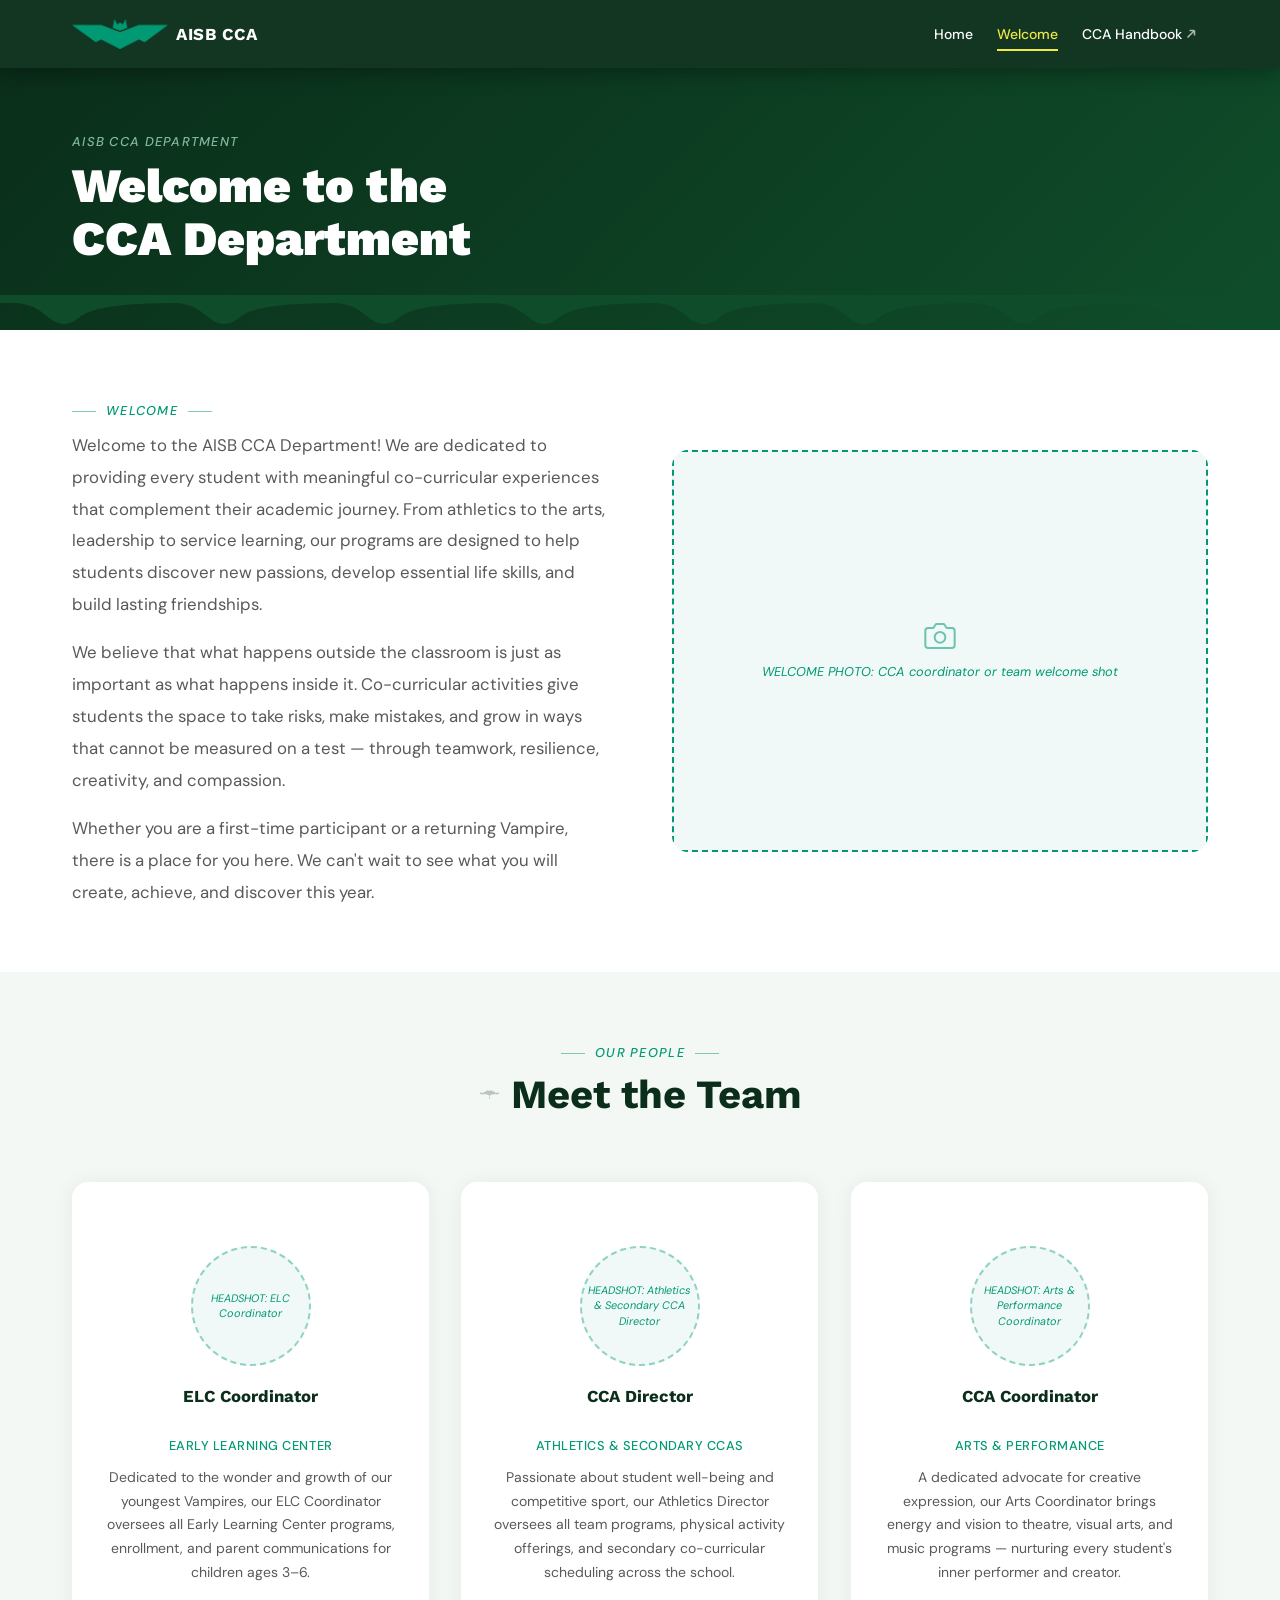
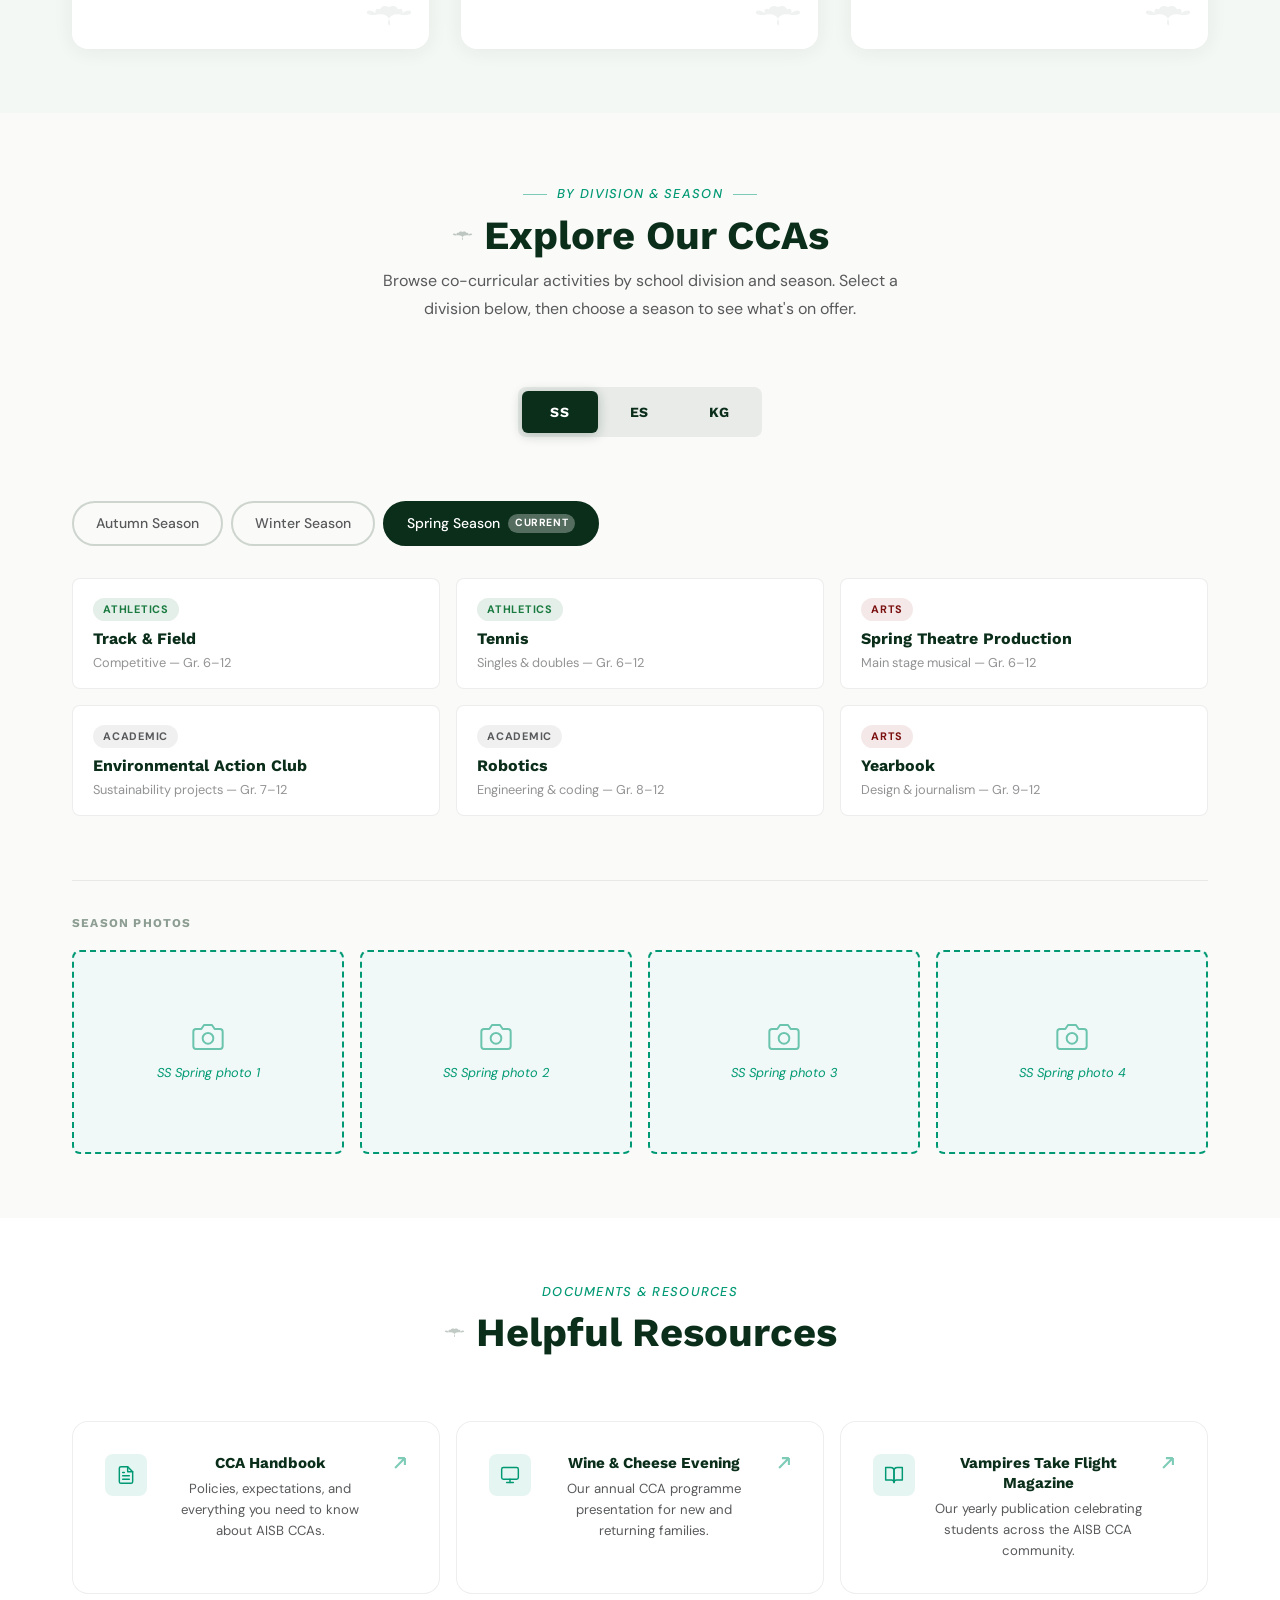
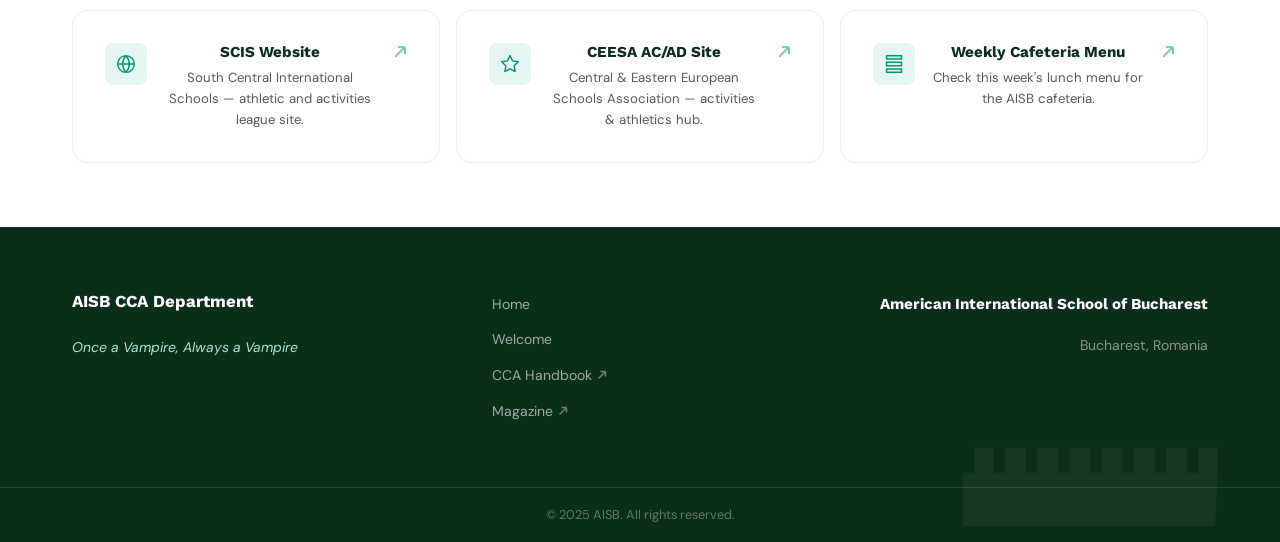
<file: welcome.html>
<!DOCTYPE html>
<html lang="en">
<head>
  <meta charset="UTF-8" />
  <meta name="viewport" content="width=device-width, initial-scale=1.0" />
  <title>Welcome — AISB CCA Department</title>
  <link rel="stylesheet" href="css/styles.css" />
</head>
<body data-page="welcome">

  <!-- ======================================================
       NAVIGATION
       ====================================================== -->
  <header class="site-nav" id="site-nav">
    <div class="container nav__inner">

      <a href="index.html" class="nav__brand" aria-label="AISB CCA — Home">
        <img class="nav__brand-icon" src="/images/vampire-logo.png" alt="" aria-hidden="true">
        <span class="nav__brand-text">AISB CCA</span>
      </a>

      <nav id="nav-links" class="nav__links" aria-label="Main navigation">
        <ul>
          <li><a href="index.html"   class="nav__link" data-page="index">Home</a></li>
          <li><a href="welcome.html" class="nav__link" data-page="welcome">Welcome</a></li>
          <li>
            <a href="https://docs.google.com/document/d/1uVwUEFHOn3_4B4PPxiPPun_PIijwQBy9hPHAp4GYJOQ/edit?tab=t.0"
               class="nav__link" target="_blank" rel="noopener noreferrer">
              CCA Handbook
              <svg class="nav__ext-icon" viewBox="0 0 10 10" fill="none" stroke="currentColor" stroke-width="1.5" xmlns="http://www.w3.org/2000/svg" aria-hidden="true"><path d="M1.5 8.5L8.5 1.5M8.5 1.5H3.5M8.5 1.5v5"/></svg>
            </a>
          </li>
        </ul>
      </nav>

      <button class="nav__hamburger" id="nav-hamburger" aria-label="Toggle navigation" aria-expanded="false" aria-controls="nav-links">
        <span></span>
        <span></span>
        <span></span>
      </button>

    </div>
  </header>

  <!-- ======================================================
       PAGE BANNER
       ====================================================== -->
  <div class="page-banner">
    <div class="container">
      <span class="page-banner__label">AISB CCA Department</span>
      <h1 class="page-banner__title">Welcome to the<br>CCA Department</h1>
    </div>
  </div>

  <!-- ======================================================
       SECTION 1 — Welcome Message
       ====================================================== -->
  <section class="section" id="welcome-message">
    <div class="container">
      <div class="welcome-split reveal">

        <div class="welcome-split__text">
          <span class="section-label">Welcome</span>
          <p>Welcome to the AISB CCA Department! We are dedicated to providing every student with meaningful co-curricular experiences that complement their academic journey. From athletics to the arts, leadership to service learning, our programs are designed to help students discover new passions, develop essential life skills, and build lasting friendships.</p>
          <p>We believe that what happens outside the classroom is just as important as what happens inside it. Co-curricular activities give students the space to take risks, make mistakes, and grow in ways that cannot be measured on a test — through teamwork, resilience, creativity, and compassion.</p>
          <p>Whether you are a first-time participant or a returning Vampire, there is a place for you here. We can't wait to see what you will create, achieve, and discover this year.</p>
        </div>

        <div class="welcome-split__photo">
          <div class="photo-placeholder">
            <span>WELCOME PHOTO: CCA coordinator or team welcome shot</span>
          </div>
        </div>

      </div>
    </div>
  </section>

  <!-- ======================================================
       SECTION 2 — Meet the Team
       ====================================================== -->
  <section class="section team-section" id="our-team">
    <div class="container">

      <div class="reveal" style="text-align: center; margin-bottom: var(--space-xl);">
        <span class="section-label">Our People</span>
        <h2>Meet the Team</h2>
      </div>

      <div class="team-grid reveal-stagger">

        <div class="staff-card stagger-item">
          <div class="staff-card__photo">
            <span>HEADSHOT: ELC Coordinator</span>
          </div>
          <p class="staff-card__name">ELC Coordinator</p>
          <p class="staff-card__role">Early Learning Center</p>
          <p class="staff-card__bio">Dedicated to the wonder and growth of our youngest Vampires, our ELC Coordinator oversees all Early Learning Center programs, enrollment, and parent communications for children ages 3–6.</p>
        </div>

        <div class="staff-card stagger-item">
          <div class="staff-card__photo">
            <span>HEADSHOT: Athletics &amp; Secondary CCA Director</span>
          </div>
          <p class="staff-card__name">CCA Director</p>
          <p class="staff-card__role">Athletics &amp; Secondary CCAs</p>
          <p class="staff-card__bio">Passionate about student well-being and competitive sport, our Athletics Director oversees all team programs, physical activity offerings, and secondary co-curricular scheduling across the school.</p>
        </div>

        <div class="staff-card stagger-item">
          <div class="staff-card__photo">
            <span>HEADSHOT: Arts &amp; Performance Coordinator</span>
          </div>
          <p class="staff-card__name">CCA Coordinator</p>
          <p class="staff-card__role">Arts &amp; Performance</p>
          <p class="staff-card__bio">A dedicated advocate for creative expression, our Arts Coordinator brings energy and vision to theatre, visual arts, and music programs — nurturing every student's inner performer and creator.</p>
        </div>

      </div>
    </div>
  </section>

  <!-- ======================================================
       SECTION 3 — Division / Season CCA Explorer
       ====================================================== -->
  <section class="div-tabs-section" id="cca-explorer">
    <div class="container">

      <div class="div-tabs-section__header reveal">
        <span class="section-label">By Division &amp; Season</span>
        <h2>Explore Our CCAs</h2>
        <p style="max-width:560px; margin: var(--space-sm) auto 0;">Browse co-curricular activities by school division and season. Select a division below, then choose a season to see what's on offer.</p>
      </div>

      <!-- Division tab buttons -->
      <div class="div-tabs" role="tablist" aria-label="School division">
        <button class="div-tab is-active" data-div="ss" role="tab" aria-selected="true">SS</button>
        <button class="div-tab" data-div="es" role="tab" aria-selected="false">ES</button>
        <button class="div-tab" data-div="kg" role="tab" aria-selected="false">KG</button>
      </div>

      <!-- ===== SS PANEL ===== -->
      <div class="div-panel is-active" data-div="ss">

        <div class="season-tabs" role="tablist" aria-label="Season — Secondary School">
          <button class="season-tab" data-season="autumn" role="tab">Autumn Season</button>
          <button class="season-tab" data-season="winter" role="tab">Winter Season</button>
          <button class="season-tab is-active" data-season="spring" role="tab">
            Spring Season
            <span class="current-badge">Current</span>
          </button>
        </div>

        <!-- SS Autumn -->
        <div class="season-panel" data-season="autumn">
          <div class="cca-grid">
            <div class="cca-card">
              <span class="cca-card__badge cca-card__badge--athletics">Athletics</span>
              <p class="cca-card__name">Basketball (Men's)</p>
              <p class="cca-card__meta">Competitive team — Gr. 9–12</p>
            </div>
            <div class="cca-card">
              <span class="cca-card__badge cca-card__badge--athletics">Athletics</span>
              <p class="cca-card__name">Basketball (Women's)</p>
              <p class="cca-card__meta">Competitive team — Gr. 9–12</p>
            </div>
            <div class="cca-card">
              <span class="cca-card__badge cca-card__badge--athletics">Athletics</span>
              <p class="cca-card__name">Volleyball</p>
              <p class="cca-card__meta">Competitive team — Gr. 6–12</p>
            </div>
            <div class="cca-card">
              <span class="cca-card__badge cca-card__badge--athletics">Athletics</span>
              <p class="cca-card__name">Cross Country</p>
              <p class="cca-card__meta">Running — Gr. 6–12</p>
            </div>
            <div class="cca-card">
              <span class="cca-card__badge cca-card__badge--arts">Arts</span>
              <p class="cca-card__name">Drama Club</p>
              <p class="cca-card__meta">Performance &amp; improvisation — Gr. 6–12</p>
            </div>
            <div class="cca-card">
              <span class="cca-card__badge cca-card__badge--academic">Academic</span>
              <p class="cca-card__name">Model United Nations</p>
              <p class="cca-card__meta">Debate &amp; diplomacy — Gr. 9–12</p>
            </div>
          </div>
          <div class="season-photos">
            <p class="season-photos__label">Season Photos</p>
            <div class="photo-grid">
              <div class="photo-placeholder"><span>SS Autumn photo 1</span></div>
              <div class="photo-placeholder"><span>SS Autumn photo 2</span></div>
              <div class="photo-placeholder"><span>SS Autumn photo 3</span></div>
              <div class="photo-placeholder"><span>SS Autumn photo 4</span></div>
            </div>
          </div>
        </div>

        <!-- SS Winter -->
        <div class="season-panel" data-season="winter">
          <div class="cca-grid">
            <div class="cca-card">
              <span class="cca-card__badge cca-card__badge--athletics">Athletics</span>
              <p class="cca-card__name">Swimming</p>
              <p class="cca-card__meta">Competitive — Gr. 6–12</p>
            </div>
            <div class="cca-card">
              <span class="cca-card__badge cca-card__badge--athletics">Athletics</span>
              <p class="cca-card__name">Basketball (continued)</p>
              <p class="cca-card__meta">Competitive team — Gr. 9–12</p>
            </div>
            <div class="cca-card">
              <span class="cca-card__badge cca-card__badge--arts">Arts</span>
              <p class="cca-card__name">Dance Company</p>
              <p class="cca-card__meta">Contemporary &amp; hip-hop — Gr. 6–12</p>
            </div>
            <div class="cca-card">
              <span class="cca-card__badge cca-card__badge--academic">Academic</span>
              <p class="cca-card__name">Academic Challenge Bowl</p>
              <p class="cca-card__meta">Inter-school competition — Gr. 9–12</p>
            </div>
            <div class="cca-card">
              <span class="cca-card__badge cca-card__badge--academic">Academic</span>
              <p class="cca-card__name">Debate Club</p>
              <p class="cca-card__meta">Public speaking — Gr. 7–12</p>
            </div>
            <div class="cca-card">
              <span class="cca-card__badge cca-card__badge--arts">Arts</span>
              <p class="cca-card__name">Photography Club</p>
              <p class="cca-card__meta">Digital &amp; darkroom — Gr. 8–12</p>
            </div>
          </div>
          <div class="season-photos">
            <p class="season-photos__label">Season Photos</p>
            <div class="photo-grid">
              <div class="photo-placeholder"><span>SS Winter photo 1</span></div>
              <div class="photo-placeholder"><span>SS Winter photo 2</span></div>
              <div class="photo-placeholder"><span>SS Winter photo 3</span></div>
              <div class="photo-placeholder"><span>SS Winter photo 4</span></div>
            </div>
          </div>
        </div>

        <!-- SS Spring (current) -->
        <div class="season-panel is-active" data-season="spring">
          <div class="cca-grid">
            <div class="cca-card">
              <span class="cca-card__badge cca-card__badge--athletics">Athletics</span>
              <p class="cca-card__name">Track &amp; Field</p>
              <p class="cca-card__meta">Competitive — Gr. 6–12</p>
            </div>
            <div class="cca-card">
              <span class="cca-card__badge cca-card__badge--athletics">Athletics</span>
              <p class="cca-card__name">Tennis</p>
              <p class="cca-card__meta">Singles &amp; doubles — Gr. 6–12</p>
            </div>
            <div class="cca-card">
              <span class="cca-card__badge cca-card__badge--arts">Arts</span>
              <p class="cca-card__name">Spring Theatre Production</p>
              <p class="cca-card__meta">Main stage musical — Gr. 6–12</p>
            </div>
            <div class="cca-card">
              <span class="cca-card__badge cca-card__badge--academic">Academic</span>
              <p class="cca-card__name">Environmental Action Club</p>
              <p class="cca-card__meta">Sustainability projects — Gr. 7–12</p>
            </div>
            <div class="cca-card">
              <span class="cca-card__badge cca-card__badge--academic">Academic</span>
              <p class="cca-card__name">Robotics</p>
              <p class="cca-card__meta">Engineering &amp; coding — Gr. 8–12</p>
            </div>
            <div class="cca-card">
              <span class="cca-card__badge cca-card__badge--arts">Arts</span>
              <p class="cca-card__name">Yearbook</p>
              <p class="cca-card__meta">Design &amp; journalism — Gr. 9–12</p>
            </div>
          </div>
          <div class="season-photos">
            <p class="season-photos__label">Season Photos</p>
            <div class="photo-grid">
              <div class="photo-placeholder"><span>SS Spring photo 1</span></div>
              <div class="photo-placeholder"><span>SS Spring photo 2</span></div>
              <div class="photo-placeholder"><span>SS Spring photo 3</span></div>
              <div class="photo-placeholder"><span>SS Spring photo 4</span></div>
            </div>
          </div>
        </div>

      </div><!-- /ss panel -->

      <!-- ===== ES PANEL ===== -->
      <div class="div-panel" data-div="es">

        <div class="season-tabs" role="tablist" aria-label="Season — Elementary School">
          <button class="season-tab" data-season="autumn" role="tab">Autumn Season</button>
          <button class="season-tab" data-season="winter" role="tab">Winter Season</button>
          <button class="season-tab is-active" data-season="spring" role="tab">
            Spring Season
            <span class="current-badge">Current</span>
          </button>
        </div>

        <!-- ES Autumn -->
        <div class="season-panel" data-season="autumn">
          <div class="cca-grid">
            <div class="cca-card">
              <span class="cca-card__badge cca-card__badge--athletics">Athletics</span>
              <p class="cca-card__name">Flag Football</p>
              <p class="cca-card__meta">Recreational — Gr. 3–5</p>
            </div>
            <div class="cca-card">
              <span class="cca-card__badge cca-card__badge--athletics">Athletics</span>
              <p class="cca-card__name">Cross Country</p>
              <p class="cca-card__meta">Fun runs — Gr. 3–5</p>
            </div>
            <div class="cca-card">
              <span class="cca-card__badge cca-card__badge--academic">Academic</span>
              <p class="cca-card__name">Chess Club</p>
              <p class="cca-card__meta">Strategy &amp; competition — Gr. 2–5</p>
            </div>
            <div class="cca-card">
              <span class="cca-card__badge cca-card__badge--arts">Arts</span>
              <p class="cca-card__name">Art Club</p>
              <p class="cca-card__meta">Drawing, painting &amp; crafts — Gr. 1–5</p>
            </div>
            <div class="cca-card">
              <span class="cca-card__badge cca-card__badge--arts">Arts</span>
              <p class="cca-card__name">Drama Explorers</p>
              <p class="cca-card__meta">Storytelling &amp; performance — Gr. 2–5</p>
            </div>
            <div class="cca-card">
              <span class="cca-card__badge cca-card__badge--academic">Academic</span>
              <p class="cca-card__name">Science Lab Club</p>
              <p class="cca-card__meta">Experiments &amp; discovery — Gr. 3–5</p>
            </div>
          </div>
          <div class="season-photos">
            <p class="season-photos__label">Season Photos</p>
            <div class="photo-grid">
              <div class="photo-placeholder"><span>ES Autumn photo 1</span></div>
              <div class="photo-placeholder"><span>ES Autumn photo 2</span></div>
              <div class="photo-placeholder"><span>ES Autumn photo 3</span></div>
              <div class="photo-placeholder"><span>ES Autumn photo 4</span></div>
            </div>
          </div>
        </div>

        <!-- ES Winter -->
        <div class="season-panel" data-season="winter">
          <div class="cca-grid">
            <div class="cca-card">
              <span class="cca-card__badge cca-card__badge--athletics">Athletics</span>
              <p class="cca-card__name">Basketball Skills</p>
              <p class="cca-card__meta">Skill development — Gr. 3–5</p>
            </div>
            <div class="cca-card">
              <span class="cca-card__badge cca-card__badge--athletics">Athletics</span>
              <p class="cca-card__name">Gymnastics</p>
              <p class="cca-card__meta">Recreational — Gr. 1–5</p>
            </div>
            <div class="cca-card">
              <span class="cca-card__badge cca-card__badge--academic">Academic</span>
              <p class="cca-card__name">Creative Writing</p>
              <p class="cca-card__meta">Stories &amp; poetry — Gr. 3–5</p>
            </div>
            <div class="cca-card">
              <span class="cca-card__badge cca-card__badge--arts">Arts</span>
              <p class="cca-card__name">Choir</p>
              <p class="cca-card__meta">Ensemble singing — Gr. 2–5</p>
            </div>
            <div class="cca-card">
              <span class="cca-card__badge cca-card__badge--academic">Academic</span>
              <p class="cca-card__name">Coding Basics</p>
              <p class="cca-card__meta">Scratch &amp; block coding — Gr. 2–5</p>
            </div>
            <div class="cca-card">
              <span class="cca-card__badge cca-card__badge--arts">Arts</span>
              <p class="cca-card__name">Cooking Club</p>
              <p class="cca-card__meta">Recipes &amp; nutrition — Gr. 3–5</p>
            </div>
          </div>
          <div class="season-photos">
            <p class="season-photos__label">Season Photos</p>
            <div class="photo-grid">
              <div class="photo-placeholder"><span>ES Winter photo 1</span></div>
              <div class="photo-placeholder"><span>ES Winter photo 2</span></div>
              <div class="photo-placeholder"><span>ES Winter photo 3</span></div>
              <div class="photo-placeholder"><span>ES Winter photo 4</span></div>
            </div>
          </div>
        </div>

        <!-- ES Spring (current) -->
        <div class="season-panel is-active" data-season="spring">
          <div class="cca-grid">
            <div class="cca-card">
              <span class="cca-card__badge cca-card__badge--athletics">Athletics</span>
              <p class="cca-card__name">Track &amp; Field Fun Run</p>
              <p class="cca-card__meta">Recreational — Gr. 1–5</p>
            </div>
            <div class="cca-card">
              <span class="cca-card__badge cca-card__badge--athletics">Athletics</span>
              <p class="cca-card__name">Tennis Basics</p>
              <p class="cca-card__meta">Introduction to tennis — Gr. 3–5</p>
            </div>
            <div class="cca-card">
              <span class="cca-card__badge cca-card__badge--arts">Arts</span>
              <p class="cca-card__name">Theater Performance</p>
              <p class="cca-card__meta">Spring showcase — Gr. 2–5</p>
            </div>
            <div class="cca-card">
              <span class="cca-card__badge cca-card__badge--academic">Academic</span>
              <p class="cca-card__name">Garden Club</p>
              <p class="cca-card__meta">Planting &amp; nature — Gr. 1–5</p>
            </div>
            <div class="cca-card">
              <span class="cca-card__badge cca-card__badge--academic">Academic</span>
              <p class="cca-card__name">STEM Challenge</p>
              <p class="cca-card__meta">Engineering design — Gr. 3–5</p>
            </div>
            <div class="cca-card">
              <span class="cca-card__badge cca-card__badge--arts">Arts</span>
              <p class="cca-card__name">Dance</p>
              <p class="cca-card__meta">Movement &amp; choreography — Gr. 1–5</p>
            </div>
          </div>
          <div class="season-photos">
            <p class="season-photos__label">Season Photos</p>
            <div class="photo-grid">
              <div class="photo-placeholder"><span>ES Spring photo 1</span></div>
              <div class="photo-placeholder"><span>ES Spring photo 2</span></div>
              <div class="photo-placeholder"><span>ES Spring photo 3</span></div>
              <div class="photo-placeholder"><span>ES Spring photo 4</span></div>
            </div>
          </div>
        </div>

      </div><!-- /es panel -->

      <!-- ===== KG PANEL ===== -->
      <div class="div-panel" data-div="kg">

        <div class="season-tabs" role="tablist" aria-label="Season — Kindergarten">
          <button class="season-tab" data-season="autumn" role="tab">Autumn Season</button>
          <button class="season-tab" data-season="winter" role="tab">Winter Season</button>
          <button class="season-tab is-active" data-season="spring" role="tab">
            Spring Season
            <span class="current-badge">Current</span>
          </button>
        </div>

        <!-- KG Autumn -->
        <div class="season-panel" data-season="autumn">
          <div class="cca-grid">
            <div class="cca-card">
              <span class="cca-card__badge cca-card__badge--athletics">Athletics</span>
              <p class="cca-card__name">Movement &amp; Play</p>
              <p class="cca-card__meta">Active games — Ages 4–6</p>
            </div>
            <div class="cca-card">
              <span class="cca-card__badge cca-card__badge--arts">Arts</span>
              <p class="cca-card__name">Creative Arts</p>
              <p class="cca-card__meta">Painting &amp; crafts — Ages 3–6</p>
            </div>
            <div class="cca-card">
              <span class="cca-card__badge cca-card__badge--academic">Academic</span>
              <p class="cca-card__name">Little Explorers</p>
              <p class="cca-card__meta">Nature &amp; science — Ages 4–6</p>
            </div>
            <div class="cca-card">
              <span class="cca-card__badge cca-card__badge--arts">Arts</span>
              <p class="cca-card__name">Early Music</p>
              <p class="cca-card__meta">Songs &amp; rhythm — Ages 3–6</p>
            </div>
            <div class="cca-card">
              <span class="cca-card__badge cca-card__badge--athletics">Athletics</span>
              <p class="cca-card__name">Mini Movers</p>
              <p class="cca-card__meta">Coordination &amp; fun — Ages 3–5</p>
            </div>
            <div class="cca-card">
              <span class="cca-card__badge cca-card__badge--academic">Academic</span>
              <p class="cca-card__name">Sensory Garden</p>
              <p class="cca-card__meta">Outdoor discovery — Ages 3–6</p>
            </div>
          </div>
          <div class="season-photos">
            <p class="season-photos__label">Season Photos</p>
            <div class="photo-grid">
              <div class="photo-placeholder"><span>KG Autumn photo 1</span></div>
              <div class="photo-placeholder"><span>KG Autumn photo 2</span></div>
              <div class="photo-placeholder"><span>KG Autumn photo 3</span></div>
              <div class="photo-placeholder"><span>KG Autumn photo 4</span></div>
            </div>
          </div>
        </div>

        <!-- KG Winter -->
        <div class="season-panel" data-season="winter">
          <div class="cca-grid">
            <div class="cca-card">
              <span class="cca-card__badge cca-card__badge--athletics">Athletics</span>
              <p class="cca-card__name">Gymnastics Fun</p>
              <p class="cca-card__meta">Tumbling &amp; balance — Ages 3–6</p>
            </div>
            <div class="cca-card">
              <span class="cca-card__badge cca-card__badge--arts">Arts</span>
              <p class="cca-card__name">Story Time &amp; Drama</p>
              <p class="cca-card__meta">Imaginative play — Ages 3–6</p>
            </div>
            <div class="cca-card">
              <span class="cca-card__badge cca-card__badge--academic">Academic</span>
              <p class="cca-card__name">Building Blocks</p>
              <p class="cca-card__meta">STEM play — Ages 3–6</p>
            </div>
            <div class="cca-card">
              <span class="cca-card__badge cca-card__badge--arts">Arts</span>
              <p class="cca-card__name">Winter Crafts</p>
              <p class="cca-card__meta">Seasonal art — Ages 3–6</p>
            </div>
            <div class="cca-card">
              <span class="cca-card__badge cca-card__badge--arts">Arts</span>
              <p class="cca-card__name">Puppet Theatre</p>
              <p class="cca-card__meta">Puppetry &amp; storytelling — Ages 4–6</p>
            </div>
            <div class="cca-card">
              <span class="cca-card__badge cca-card__badge--academic">Academic</span>
              <p class="cca-card__name">Early Science</p>
              <p class="cca-card__meta">Simple experiments — Ages 4–6</p>
            </div>
          </div>
          <div class="season-photos">
            <p class="season-photos__label">Season Photos</p>
            <div class="photo-grid">
              <div class="photo-placeholder"><span>KG Winter photo 1</span></div>
              <div class="photo-placeholder"><span>KG Winter photo 2</span></div>
              <div class="photo-placeholder"><span>KG Winter photo 3</span></div>
              <div class="photo-placeholder"><span>KG Winter photo 4</span></div>
            </div>
          </div>
        </div>

        <!-- KG Spring (current) -->
        <div class="season-panel is-active" data-season="spring">
          <div class="cca-grid">
            <div class="cca-card">
              <span class="cca-card__badge cca-card__badge--arts">Arts</span>
              <p class="cca-card__name">Spring Dance</p>
              <p class="cca-card__meta">Movement &amp; expression — Ages 3–6</p>
            </div>
            <div class="cca-card">
              <span class="cca-card__badge cca-card__badge--athletics">Athletics</span>
              <p class="cca-card__name">Little Athletes</p>
              <p class="cca-card__meta">Fun sports — Ages 4–6</p>
            </div>
            <div class="cca-card">
              <span class="cca-card__badge cca-card__badge--academic">Academic</span>
              <p class="cca-card__name">Garden Discovery</p>
              <p class="cca-card__meta">Planting &amp; growing — Ages 3–6</p>
            </div>
            <div class="cca-card">
              <span class="cca-card__badge cca-card__badge--arts">Arts</span>
              <p class="cca-card__name">Nature Art</p>
              <p class="cca-card__meta">Outdoor creativity — Ages 3–6</p>
            </div>
            <div class="cca-card">
              <span class="cca-card__badge cca-card__badge--academic">Academic</span>
              <p class="cca-card__name">Mini Chefs</p>
              <p class="cca-card__meta">Simple cooking — Ages 4–6</p>
            </div>
            <div class="cca-card">
              <span class="cca-card__badge cca-card__badge--athletics">Athletics</span>
              <p class="cca-card__name">Sand &amp; Water Play</p>
              <p class="cca-card__meta">Sensory &amp; active — Ages 3–5</p>
            </div>
          </div>
          <div class="season-photos">
            <p class="season-photos__label">Season Photos</p>
            <div class="photo-grid">
              <div class="photo-placeholder"><span>KG Spring photo 1</span></div>
              <div class="photo-placeholder"><span>KG Spring photo 2</span></div>
              <div class="photo-placeholder"><span>KG Spring photo 3</span></div>
              <div class="photo-placeholder"><span>KG Spring photo 4</span></div>
            </div>
          </div>
        </div>

      </div><!-- /kg panel -->

    </div>
  </section>

  <!-- ======================================================
       SECTION 4 — Quick Links / Resources
       ====================================================== -->
  <section class="section quick-links" id="quick-links">
    <div class="container">
      <div class="reveal">
        <span class="section-label">Documents &amp; Resources</span>
        <h2 class="quick-links__heading">Helpful Resources</h2>
      </div>

      <div class="resources-grid reveal-stagger">

        <a class="resource-card stagger-item" href="https://docs.google.com/document/d/1uVwUEFHOn3_4B4PPxiPPun_PIijwQBy9hPHAp4GYJOQ/edit?tab=t.0" target="_blank" rel="noopener noreferrer">
          <div class="resource-card__icon">
            <svg viewBox="0 0 24 24" fill="none" stroke="currentColor" stroke-width="1.75" stroke-linecap="round" stroke-linejoin="round" aria-hidden="true"><path d="M14 2H6a2 2 0 0 0-2 2v16a2 2 0 0 0 2 2h12a2 2 0 0 0 2-2V8z"/><polyline points="14 2 14 8 20 8"/><line x1="16" y1="13" x2="8" y2="13"/><line x1="16" y1="17" x2="8" y2="17"/><polyline points="10 9 9 9 8 9"/></svg>
          </div>
          <div class="resource-card__text">
            <h3 class="resource-card__title">CCA Handbook</h3>
            <p class="resource-card__desc">Policies, expectations, and everything you need to know about AISB CCAs.</p>
          </div>
          <svg class="resource-card__arrow" width="14" height="14" viewBox="0 0 10 10" fill="none" stroke="currentColor" stroke-width="1.5" aria-hidden="true"><path d="M1.5 8.5L8.5 1.5M8.5 1.5H3.5M8.5 1.5v5"/></svg>
        </a>

        <a class="resource-card stagger-item" href="https://docs.google.com/presentation/d/1d5oC2wBtCgVQ-U1LFC_77guVQE5w4ZgvM6FLXpOMjQg/present?slide=id.g1436992d212_0_3" target="_blank" rel="noopener noreferrer">
          <div class="resource-card__icon">
            <svg viewBox="0 0 24 24" fill="none" stroke="currentColor" stroke-width="1.75" stroke-linecap="round" stroke-linejoin="round" aria-hidden="true"><rect x="2" y="3" width="20" height="14" rx="2" ry="2"/><line x1="8" y1="21" x2="16" y2="21"/><line x1="12" y1="17" x2="12" y2="21"/></svg>
          </div>
          <div class="resource-card__text">
            <h3 class="resource-card__title">Wine &amp; Cheese Evening</h3>
            <p class="resource-card__desc">Our annual CCA programme presentation for new and returning families.</p>
          </div>
          <svg class="resource-card__arrow" width="14" height="14" viewBox="0 0 10 10" fill="none" stroke="currentColor" stroke-width="1.5" aria-hidden="true"><path d="M1.5 8.5L8.5 1.5M8.5 1.5H3.5M8.5 1.5v5"/></svg>
        </a>

        <a class="resource-card stagger-item" href="https://drive.google.com/file/d/1PJ1l3IIfaLi3uhogRWFevL4zNcEg_WBe/view" target="_blank" rel="noopener noreferrer">
          <div class="resource-card__icon">
            <svg viewBox="0 0 24 24" fill="none" stroke="currentColor" stroke-width="1.75" stroke-linecap="round" stroke-linejoin="round" aria-hidden="true"><path d="M2 3h6a4 4 0 0 1 4 4v14a3 3 0 0 0-3-3H2z"/><path d="M22 3h-6a4 4 0 0 0-4 4v14a3 3 0 0 1 3-3h7z"/></svg>
          </div>
          <div class="resource-card__text">
            <h3 class="resource-card__title">Vampires Take Flight Magazine</h3>
            <p class="resource-card__desc">Our yearly publication celebrating students across the AISB CCA community.</p>
          </div>
          <svg class="resource-card__arrow" width="14" height="14" viewBox="0 0 10 10" fill="none" stroke="currentColor" stroke-width="1.5" aria-hidden="true"><path d="M1.5 8.5L8.5 1.5M8.5 1.5H3.5M8.5 1.5v5"/></svg>
        </a>

        <a class="resource-card stagger-item" href="https://sites.google.com/aisb.hu/sciswebsite/home?authuser=0" target="_blank" rel="noopener noreferrer">
          <div class="resource-card__icon">
            <svg viewBox="0 0 24 24" fill="none" stroke="currentColor" stroke-width="1.75" stroke-linecap="round" stroke-linejoin="round" aria-hidden="true"><circle cx="12" cy="12" r="10"/><line x1="2" y1="12" x2="22" y2="12"/><path d="M12 2a15.3 15.3 0 0 1 4 10 15.3 15.3 0 0 1-4 10 15.3 15.3 0 0 1-4-10 15.3 15.3 0 0 1 4-10z"/></svg>
          </div>
          <div class="resource-card__text">
            <h3 class="resource-card__title">SCIS Website</h3>
            <p class="resource-card__desc">South Central International Schools — athletic and activities league site.</p>
          </div>
          <svg class="resource-card__arrow" width="14" height="14" viewBox="0 0 10 10" fill="none" stroke="currentColor" stroke-width="1.5" aria-hidden="true"><path d="M1.5 8.5L8.5 1.5M8.5 1.5H3.5M8.5 1.5v5"/></svg>
        </a>

        <a class="resource-card stagger-item" href="https://sites.google.com/tisa.az/ceesaacadsite/home" target="_blank" rel="noopener noreferrer">
          <div class="resource-card__icon">
            <svg viewBox="0 0 24 24" fill="none" stroke="currentColor" stroke-width="1.75" stroke-linecap="round" stroke-linejoin="round" aria-hidden="true"><polygon points="12 2 15.09 8.26 22 9.27 17 14.14 18.18 21.02 12 17.77 5.82 21.02 7 14.14 2 9.27 8.91 8.26 12 2"/></svg>
          </div>
          <div class="resource-card__text">
            <h3 class="resource-card__title">CEESA AC/AD Site</h3>
            <p class="resource-card__desc">Central &amp; Eastern European Schools Association — activities &amp; athletics hub.</p>
          </div>
          <svg class="resource-card__arrow" width="14" height="14" viewBox="0 0 10 10" fill="none" stroke="currentColor" stroke-width="1.5" aria-hidden="true"><path d="M1.5 8.5L8.5 1.5M8.5 1.5H3.5M8.5 1.5v5"/></svg>
        </a>

        <a class="resource-card stagger-item" href="#" target="_self">
          <div class="resource-card__icon">
            <svg viewBox="0 0 24 24" fill="none" stroke="currentColor" stroke-width="1.75" stroke-linecap="round" stroke-linejoin="round" aria-hidden="true"><path d="M3 2h18v4H3zM3 10h18v4H3zM3 18h18v4H3z"/></svg>
          </div>
          <div class="resource-card__text">
            <h3 class="resource-card__title">Weekly Cafeteria Menu</h3>
            <p class="resource-card__desc">Check this week's lunch menu for the AISB cafeteria.</p>
          </div>
          <svg class="resource-card__arrow" width="14" height="14" viewBox="0 0 10 10" fill="none" stroke="currentColor" stroke-width="1.5" aria-hidden="true"><path d="M1.5 8.5L8.5 1.5M8.5 1.5H3.5M8.5 1.5v5"/></svg>
        </a>

      </div>
    </div>
  </section>

  <!-- ======================================================
       FOOTER
       ====================================================== -->
  <footer class="site-footer">
    <div class="container footer__inner">

      <div class="footer__brand">
        <p class="footer__name">AISB CCA Department</p>
        <p class="footer__tagline">Once a Vampire, Always a Vampire</p>
      </div>

      <nav class="footer__nav" aria-label="Footer navigation">
        <ul>
          <li><a href="index.html">Home</a></li>
          <li><a href="welcome.html">Welcome</a></li>
          <li>
            <a href="https://docs.google.com/document/d/1uVwUEFHOn3_4B4PPxiPPun_PIijwQBy9hPHAp4GYJOQ/edit?tab=t.0"
               target="_blank" rel="noopener noreferrer">
              CCA Handbook
              <svg class="nav__ext-icon" viewBox="0 0 10 10" fill="none" stroke="currentColor" stroke-width="1.5" xmlns="http://www.w3.org/2000/svg" aria-hidden="true"><path d="M1.5 8.5L8.5 1.5M8.5 1.5H3.5M8.5 1.5v5"/></svg>
            </a>
          </li>
          <li>
            <a href="https://drive.google.com/file/d/1PJ1l3IIfaLi3uhogRWFevL4zNcEg_WBe/view"
               target="_blank" rel="noopener noreferrer">
              Magazine
              <svg class="nav__ext-icon" viewBox="0 0 10 10" fill="none" stroke="currentColor" stroke-width="1.5" xmlns="http://www.w3.org/2000/svg" aria-hidden="true"><path d="M1.5 8.5L8.5 1.5M8.5 1.5H3.5M8.5 1.5v5"/></svg>
            </a>
          </li>
        </ul>
      </nav>

      <div class="footer__school">
        <p class="footer__school-name">American International School of Bucharest</p>
        <p class="footer__school-location">Bucharest, Romania</p>
      </div>

    </div>

    <div class="footer__bottom">
      <div class="container">
        <p>© 2025 AISB. All rights reserved.</p>
      </div>
    </div>
  </footer>

  <script src="js/main.js"></script>
</body>
</html>
</file>
<file: css/styles.css>
/* =============================================
   AISB CCA Department — Stylesheet
   "Once a Vampire, Always a Vampire"
   ============================================= */

/* --- Google Fonts --- */
@import url('https://fonts.googleapis.com/css2?family=Work+Sans:wght@400;700;900&family=DM+Sans:wght@400;500&display=swap');

/* --- CSS Variables --- */
:root {
  /* BRAND — Green Vampire Theme */
  --primary:     #0a2e1a;
  --primary-mid: #0f4d2a;
  --accent:      #1a7a40;
  --teal:        #009974;
  --teal-light:  #a8e6cf;
  --yellow:      #EFE944;
  --blood:       #8b0000;
  --bone:        #f5f0e8;
  --gray:        #58595B;
  --white:       #ffffff;

  /* Typography */
  --font-heading: 'Work Sans', sans-serif;
  --font-body:    'DM Sans', sans-serif;

  /* Spacing scale */
  --space-xs:  0.25rem;
  --space-sm:  0.5rem;
  --space-md:  1rem;
  --space-lg:  2rem;
  --space-xl:  4rem;
  --space-2xl: 8rem;

  /* Border radius */
  --radius-sm: 4px;
  --radius-md: 8px;
  --radius-lg: 16px;

  /* Layout */
  --max-width:  1200px;
  --nav-height: 68px;

  /* Transitions */
  --transition: 200ms ease;

  /* Bat SVG data URIs (reused throughout) */
  --bat-dark:  url("data:image/svg+xml,%3Csvg xmlns='http://www.w3.org/2000/svg' viewBox='0 0 100 56' fill='%230a2e1a'%3E%3Cpath d='M50,28 C47,22 38,17 24,20 C14,22 2,20 4,14 C7,9 16,11 22,17 C20,10 25,5 31,9 C34,3 40,0 50,4 C60,0 66,3 69,9 C75,5 80,10 78,17 C84,11 93,9 96,14 C98,20 86,22 76,20 C62,17 53,22 50,28 Z M50,28 C48,33 47,38 49,41 C50,43 51,43 52,41 C53,38 52,33 50,28 Z'/%3E%3C/svg%3E");
  --bat-white: url("data:image/svg+xml,%3Csvg xmlns='http://www.w3.org/2000/svg' viewBox='0 0 100 56' fill='white'%3E%3Cpath d='M50,28 C47,22 38,17 24,20 C14,22 2,20 4,14 C7,9 16,11 22,17 C20,10 25,5 31,9 C34,3 40,0 50,4 C60,0 66,3 69,9 C75,5 80,10 78,17 C84,11 93,9 96,14 C98,20 86,22 76,20 C62,17 53,22 50,28 Z M50,28 C48,33 47,38 49,41 C50,43 51,43 52,41 C53,38 52,33 50,28 Z'/%3E%3C/svg%3E");
  --bat-green: url("data:image/svg+xml,%3Csvg xmlns='http://www.w3.org/2000/svg' viewBox='0 0 100 56' fill='%231a7a40'%3E%3Cpath d='M50,28 C47,22 38,17 24,20 C14,22 2,20 4,14 C7,9 16,11 22,17 C20,10 25,5 31,9 C34,3 40,0 50,4 C60,0 66,3 69,9 C75,5 80,10 78,17 C84,11 93,9 96,14 C98,20 86,22 76,20 C62,17 53,22 50,28 Z M50,28 C48,33 47,38 49,41 C50,43 51,43 52,41 C53,38 52,33 50,28 Z'/%3E%3C/svg%3E");
}

/* =============================================
   RESET
   ============================================= */

*,
*::before,
*::after {
  box-sizing: border-box;
  margin: 0;
  padding: 0;
}

html {
  -webkit-text-size-adjust: 100%;
  scroll-behavior: smooth;
}

body {
  min-height: 100vh;
  text-rendering: optimizeSpeed;
  -webkit-font-smoothing: antialiased;
  -moz-osx-font-smoothing: grayscale;
  cursor: auto;
}

img, picture, video, canvas, svg {
  display: block;
  max-width: 100%;
}

input, button, textarea, select {
  font: inherit;
}

p, h1, h2, h3, h4, h5, h6 {
  overflow-wrap: break-word;
}

ul, ol {
  list-style: none;
}

a {
  text-decoration: none;
  color: inherit;
  transition: opacity var(--transition);
}

a:hover {
  opacity: 0.75;
}

button, [role="button"], a, label, input, select, textarea {
  cursor: pointer;
}

/* =============================================
   BASE TYPOGRAPHY
   ============================================= */

body {
  font-family: var(--font-body);
  font-size: 1rem;
  font-weight: 400;
  color: var(--gray);
  background-color: var(--white);
  line-height: 1.6;
}

h1, h2, h3, h4, h5, h6 {
  font-family: var(--font-heading);
  color: var(--primary);
  line-height: 1.15;
}

h1 { font-size: clamp(2rem,    5vw, 3.5rem); font-weight: 900; }
h2 { font-size: clamp(1.5rem,  4vw, 2.5rem); font-weight: 700; }
h3 { font-size: clamp(1.25rem, 3vw, 2rem);   font-weight: 700; }
h4 { font-size: clamp(1.1rem,  2vw, 1.5rem); font-weight: 700; }
h5 { font-size: 1.125rem;                     font-weight: 500; }
h6 { font-size: 1rem;                         font-weight: 500; }

p {
  font-family: var(--font-body);
  font-size: 1rem;
  line-height: 1.75;
  color: var(--gray);
}

p + p {
  margin-top: var(--space-md);
}

strong { font-weight: 700; }
em     { font-style: italic; }
small  { font-size: 0.875rem; }

/* =============================================
   H2 BAT ICONS — tiny bat before content headings
   ============================================= */

.pillars__header h2::before,
.programs__header h2::before,
.gallery__header h2::before,
.team-section h2::before,
.quick-links h2::before,
.philosophy-block__text h2::before,
.faq-section h2::before,
.steps-section h2::before,
.elc-section-header h2::before,
.div-tabs-section__header h2::before {
  content: '';
  display: inline-block;
  vertical-align: middle;
  width: 22px;
  height: 12px;
  margin-right: 10px;
  margin-bottom: 4px;
  background: var(--bat-dark) center / contain no-repeat;
  opacity: 0.25;
}

.cta-banner__heading::before,
.page-cta__heading::before,
.pull-quote__heading::before {
  content: '';
  display: inline-block;
  vertical-align: middle;
  width: 22px;
  height: 12px;
  margin-right: 10px;
  margin-bottom: 4px;
  background: var(--bat-white) center / contain no-repeat;
  opacity: 0.45;
}

/* =============================================
   LAYOUT HELPERS
   ============================================= */

.container {
  width: 100%;
  max-width: var(--max-width);
  margin-inline: auto;
  padding-inline: var(--space-lg);
}

.section {
  padding-block: var(--space-xl);
}

/* =============================================
   PAGE TRANSITION OVERLAY
   ============================================= */

#page-transition {
  position: fixed;
  inset: 0;
  background: linear-gradient(135deg, var(--primary) 0%, var(--accent) 100%);
  z-index: 10000;
  pointer-events: none;
}

/* =============================================
   NAVIGATION
   ============================================= */

@keyframes brandBatFlap {
  0%   { transform: scale(1) rotate(0deg); }
  20%  { transform: scaleY(0.5) scale(1.15) rotate(-5deg); }
  45%  { transform: scaleY(1.1) scale(1.08) rotate(4deg); }
  65%  { transform: scaleY(0.85) scale(1.04) rotate(-2deg); }
  82%  { transform: scale(1.02) rotate(1deg); }
  100% { transform: scale(1) rotate(0deg); }
}

@keyframes navBatFly {
  0%   { opacity: 0.85; transform: translateY(-50%) translateX(0) scale(0.8); }
  100% { opacity: 0;    transform: translateY(-70%) translateX(22px) scale(0.5); }
}

.site-nav {
  position: sticky;
  top: 0;
  z-index: 1000;
  width: 100%;
  height: var(--nav-height);
  background: transparent;
  transition: background 0.3s ease, box-shadow 0.3s ease, transform 0.3s ease;
}

.site-nav.scrolled {
  background: rgba(10, 46, 26, 0.96);
  backdrop-filter: blur(14px);
  -webkit-backdrop-filter: blur(14px);
  box-shadow: 0 2px 24px rgba(0, 0, 0, 0.4);
}

.site-nav.nav--open {
  background: var(--primary);
}

/* Smart hide on scroll down */
.site-nav.nav--hidden {
  transform: translateY(-100%);
}

.nav__inner {
  display: flex;
  align-items: center;
  justify-content: space-between;
  height: 100%;
}

/* Brand */
.nav__brand {
  display: flex;
  align-items: center;
  gap: var(--space-sm);
  color: var(--white);
  font-family: var(--font-heading);
  font-weight: 700;
  font-size: 1.05rem;
  letter-spacing: 0.04em;
  text-transform: uppercase;
  flex-shrink: 0;
  transition: opacity var(--transition);
}

.nav__brand:hover {
  opacity: 0.9;
}

.nav__brand:hover .nav__brand-icon {
  animation: brandBatFlap 0.7s cubic-bezier(0.34, 1.2, 0.64, 1);
}

.nav__brand-icon {
  flex-shrink: 0;
  height: 30px;
  width: auto;
  object-fit: contain;
  border-radius: 4px;
  transition: transform 0.3s ease;
}

/* Links */
.nav__links {
  display: flex;
  align-items: center;
}

.nav__links ul {
  display: flex;
  align-items: center;
  gap: 0;
}

.nav__link {
  position: relative;
  display: inline-flex;
  align-items: center;
  gap: 4px;
  padding: 8px 12px;
  color: var(--white);
  font-family: var(--font-body);
  font-size: 0.875rem;
  font-weight: 500;
  white-space: nowrap;
  transition: color 0.25s ease, transform 0.3s cubic-bezier(0.34, 1.4, 0.64, 1);
}

.nav__link:hover {
  opacity: 1;
  color: var(--white);
  transform: translateY(-2px);
}

/* Sliding underline — using ::before so ::after is free for bat */
.nav__link::before {
  content: '';
  position: absolute;
  bottom: 2px;
  left: 12px;
  right: 12px;
  height: 2px;
  background: var(--white);
  transform: scaleX(0);
  transform-origin: left center;
  transition: transform 260ms ease;
}

.nav__link:hover::before {
  transform: scaleX(1);
}

/* Active page — yellow underline */
.nav__link--active {
  color: var(--yellow);
}

.nav__link--active::before {
  background: var(--yellow);
  transform: scaleX(1);
}

/* Flying bat on hover */
.nav__link::after {
  content: '';
  position: absolute;
  right: 2px;
  top: 50%;
  width: 14px;
  height: 8px;
  background: var(--bat-white) center / contain no-repeat;
  opacity: 0;
  transform: translateY(-50%) scale(0);
  pointer-events: none;
}

.nav__link:hover::after {
  animation: navBatFly 0.5s ease forwards;
}

.nav__ext-icon {
  width: 10px;
  height: 10px;
  opacity: 0.65;
  flex-shrink: 0;
}

/* Hamburger */
.nav__hamburger {
  display: none;
  flex-direction: column;
  justify-content: center;
  gap: 5px;
  width: 40px;
  height: 40px;
  padding: 8px;
  background: none;
  border: none;
  border-radius: var(--radius-sm);
  flex-shrink: 0;
}

.nav__hamburger span {
  display: block;
  width: 100%;
  height: 2px;
  background: var(--white);
  border-radius: 2px;
  transition: transform 300ms ease, opacity 250ms ease;
}

/* Hamburger → X */
.nav--open .nav__hamburger span:nth-child(1) {
  transform: translateY(7px) rotate(45deg);
}
.nav--open .nav__hamburger span:nth-child(2) {
  opacity: 0;
  transform: scaleX(0);
}
.nav--open .nav__hamburger span:nth-child(3) {
  transform: translateY(-7px) rotate(-45deg);
}

/* Compress links at 769–900px */
@media (max-width: 900px) and (min-width: 769px) {
  .nav__link {
    padding: 8px 7px;
    font-size: 0.8rem;
  }
}

/* Collapse to hamburger at 768px */
@media (max-width: 768px) {
  .nav__hamburger {
    display: flex;
  }

  .nav__links {
    position: absolute;
    top: var(--nav-height);
    left: 0;
    right: 0;
    background: var(--primary);
    max-height: 0;
    overflow: hidden;
    transition: max-height 360ms ease, padding 360ms ease;
    z-index: 999;
  }

  .nav--open .nav__links {
    max-height: 520px;
    padding-bottom: var(--space-md);
    border-top: 1px solid rgba(255, 255, 255, 0.1);
  }

  .nav__links ul {
    flex-direction: column;
    align-items: stretch;
    padding: var(--space-sm) 0;
  }

  .nav__link {
    padding: 14px var(--space-lg);
    font-size: 1rem;
  }

  .nav__link::before {
    left: var(--space-lg);
    right: var(--space-lg);
  }

  /* No transform shift on mobile (feels odd in drawer) */
  .nav__link:hover {
    transform: none;
  }

  /* Hide flying bat on mobile */
  .nav__link::after {
    display: none;
  }
}

/* =============================================
   FOOTER
   ============================================= */

@keyframes castlePulse {
  0%, 100% { transform: scale(1);    opacity: 0.04; }
  50%       { transform: scale(1.02); opacity: 0.065; }
}

.site-footer {
  background: var(--primary);
  color: var(--white);
  position: relative;
  overflow: hidden;
}

/* Castle turret watermark */
.site-footer::before {
  content: '';
  position: absolute;
  bottom: 16px;
  right: 4%;
  width: 280px;
  height: 140px;
  background: url("data:image/svg+xml,%3Csvg xmlns='http://www.w3.org/2000/svg' viewBox='0 0 200 100' fill='white'%3E%3Cpath d='M10,100 L10,62 L18,62 L18,44 L32,44 L32,62 L40,62 L40,44 L55,44 L55,62 L63,62 L63,44 L78,44 L78,62 L86,62 L86,44 L101,44 L101,62 L109,62 L109,44 L124,44 L124,62 L132,62 L132,44 L147,44 L147,62 L155,62 L155,44 L170,44 L170,62 L178,62 L178,44 L192,44 L192,62 L190,100 Z'/%3E%3C/svg%3E") center / contain no-repeat;
  opacity: 0.04;
  animation: castlePulse 4s ease-in-out infinite;
  pointer-events: none;
}

.footer__inner {
  display: grid;
  grid-template-columns: 1.2fr 1fr 1.2fr;
  gap: var(--space-xl);
  padding-block: var(--space-xl);
  align-items: start;
}

.footer__brand {
  display: flex;
  flex-direction: column;
  gap: var(--space-sm);
}

.footer__name {
  font-family: var(--font-heading);
  font-weight: 700;
  font-size: 1.05rem;
  color: var(--white);
  line-height: 1.3;
}

.footer__tagline {
  font-family: var(--font-body);
  font-size: 0.875rem;
  color: var(--teal-light);
  font-style: italic;
  line-height: 1.5;
}

.footer__nav ul {
  display: flex;
  flex-direction: column;
  gap: 10px;
}

.footer__nav a {
  display: inline-flex;
  align-items: center;
  gap: 5px;
  color: rgba(255, 255, 255, 0.6);
  font-family: var(--font-body);
  font-size: 0.875rem;
  transition: color var(--transition);
}

.footer__nav a:hover {
  color: var(--teal-light);
  opacity: 1;
}

.footer__school {
  text-align: right;
}

.footer__school-name {
  font-family: var(--font-heading);
  font-weight: 700;
  font-size: 0.95rem;
  color: var(--white);
  margin-bottom: var(--space-xs);
}

.footer__school-location {
  color: rgba(255, 255, 255, 0.5);
  font-size: 0.875rem;
}

.footer__bottom {
  border-top: 1px solid rgba(255, 255, 255, 0.1);
  padding-block: var(--space-md);
}

.footer__bottom p {
  color: rgba(255, 255, 255, 0.35);
  font-size: 0.8rem;
  text-align: center;
  margin: 0;
}

/* =============================================
   SHARED COMPONENTS
   ============================================= */

/* Buttons — gradient sweep on hover */
.btn {
  position: relative;
  overflow: hidden;
  display: inline-flex;
  align-items: center;
  justify-content: center;
  gap: var(--space-sm);
  padding: 14px 36px;
  font-family: var(--font-heading);
  font-weight: 700;
  font-size: 1rem;
  letter-spacing: 0.02em;
  border-radius: var(--radius-sm);
  border: 2px solid transparent;
  text-decoration: none;
  background-size: 200% 100%;
  background-position: 100% 0;
  transition:
    background-position 0.45s cubic-bezier(0.16, 1, 0.3, 1),
    transform            0.3s  cubic-bezier(0.34, 1.4, 0.64, 1),
    box-shadow           0.3s  cubic-bezier(0.16, 1, 0.3, 1);
  will-change: transform;
}

.btn:hover {
  opacity: 1;
  transform: scale(1.04) translateY(-1px);
  box-shadow: 0 14px 36px rgba(0, 0, 0, 0.24);
  background-position: 0 0;
}

.btn--yellow {
  background-image: linear-gradient(to right, #cdc800 50%, var(--yellow) 50%);
  background-color: var(--yellow);
  color: var(--primary);
}

.btn--navy,
.btn--primary {
  background-image: linear-gradient(to right, var(--primary-mid) 50%, var(--primary) 50%);
  background-color: var(--primary);
  color: var(--white);
}

.btn--teal {
  background-image: linear-gradient(to right, var(--accent) 50%, var(--teal) 50%);
  background-color: var(--teal);
  color: var(--white);
}

.btn--outline-primary {
  background: transparent;
  color: var(--primary);
  border-color: var(--primary);
}

.btn--outline-primary:hover {
  background: var(--primary);
  color: var(--white);
}

/* Section label — with decorative lines */
.section-label {
  display: inline-flex;
  align-items: center;
  gap: 10px;
  font-family: var(--font-body);
  font-size: 0.8rem;
  font-weight: 500;
  font-style: italic;
  color: var(--teal);
  letter-spacing: 0.1em;
  text-transform: uppercase;
  margin-bottom: var(--space-sm);
}

.section-label::before,
.section-label::after {
  content: '';
  width: 24px;
  height: 1px;
  background: currentColor;
  opacity: 0.5;
  flex-shrink: 0;
}

/* ---- Photo placeholder ---- */
.photo-placeholder {
  width: 100%;
  background: #f0f9f7;
  border: 2px dashed #009974;
  border-radius: 8px;
  display: flex;
  flex-direction: column;
  align-items: center;
  justify-content: center;
  padding: 60px var(--space-md);
  text-align: center;
  gap: 10px;
}

.photo-placeholder::before {
  content: '';
  display: block;
  width: 32px;
  height: 32px;
  flex-shrink: 0;
  background: url("data:image/svg+xml,%3Csvg xmlns='http://www.w3.org/2000/svg' viewBox='0 0 24 24' fill='none' stroke='%23009974' stroke-width='1.5' stroke-linecap='round' stroke-linejoin='round'%3E%3Cpath d='M23 19a2 2 0 0 1-2 2H3a2 2 0 0 1-2-2V8a2 2 0 0 1 2-2h4l2-3h6l2 3h4a2 2 0 0 1 2 2z'/%3E%3Ccircle cx='12' cy='13' r='4'/%3E%3C/svg%3E") center / contain no-repeat;
  opacity: 0.55;
}

.photo-placeholder span {
  font-family: var(--font-body);
  font-size: 0.8rem;
  font-style: italic;
  color: #009974;
  line-height: 1.6;
}

/* Photo placeholder camera icon bounce on hover */
@keyframes cameraIconBounce {
  0%, 100% { transform: translateY(0); }
  30%       { transform: translateY(-6px); }
  60%       { transform: translateY(-2px); }
}

.photo-placeholder:hover::before {
  animation: cameraIconBounce 0.5s ease;
}

/* =============================================
   SCROLL REVEAL — fade + scale(0.96 → 1)
   ============================================= */

.reveal {
  opacity: 0;
  transform: translateY(36px);
  filter: blur(2px);
  transition:
    opacity   0.75s cubic-bezier(0.16, 1, 0.3, 1),
    transform 0.75s cubic-bezier(0.16, 1, 0.3, 1),
    filter    0.6s  cubic-bezier(0.16, 1, 0.3, 1);
  will-change: transform, opacity;
}

.reveal.is-visible {
  opacity: 1;
  transform: translateY(0);
  filter: blur(0);
}

/* Staggered children — 0.1s between each */
.reveal-stagger > .stagger-item {
  opacity: 0;
  transform: translateY(36px);
  filter: blur(2px);
  transition:
    opacity   0.75s cubic-bezier(0.16, 1, 0.3, 1),
    transform 0.75s cubic-bezier(0.16, 1, 0.3, 1),
    filter    0.6s  cubic-bezier(0.16, 1, 0.3, 1);
  will-change: transform, opacity;
}

.reveal-stagger.is-visible > .stagger-item           { opacity: 1; transform: translateY(0); filter: blur(0); }
.reveal-stagger.is-visible > .stagger-item:nth-child(1) { transition-delay: 0s;    }
.reveal-stagger.is-visible > .stagger-item:nth-child(2) { transition-delay: 0.1s;  }
.reveal-stagger.is-visible > .stagger-item:nth-child(3) { transition-delay: 0.2s;  }
.reveal-stagger.is-visible > .stagger-item:nth-child(4) { transition-delay: 0.3s;  }
.reveal-stagger.is-visible > .stagger-item:nth-child(5) { transition-delay: 0.4s;  }
.reveal-stagger.is-visible > .stagger-item:nth-child(6) { transition-delay: 0.5s;  }
.reveal-stagger.is-visible > .stagger-item:nth-child(7) { transition-delay: 0.6s;  }
.reveal-stagger.is-visible > .stagger-item:nth-child(8) { transition-delay: 0.7s;  }

/* =============================================
   HERO
   ============================================= */

@keyframes heroBgFade {
  from { opacity: 0; }
  to   { opacity: 1; }
}

/* Subtle eerie flicker on the whole hero */
@keyframes heroFlicker {
  0%,  86%, 100% { filter: brightness(1); }
  88%             { filter: brightness(0.94); }
  90%             { filter: brightness(1.02); }
  92%             { filter: brightness(0.96); }
  94%             { filter: brightness(1); }
}

/* Blood drips from the top */
@keyframes bloodDripGrow {
  0%   { transform: scaleY(0);              opacity: 0;    }
  12%  { opacity: 0.9; }
  55%  { transform: scaleY(1);              opacity: 0.85; }
  80%  { transform: scaleY(1);              opacity: 0.45; }
  100% { transform: scaleY(1) translateY(12px); opacity: 0; }
}

/* Moon glow pulse */
@keyframes moonGlow {
  0%,  100% { opacity: 0.13; transform: scale(1);    filter: blur(18px); }
  50%        { opacity: 0.24; transform: scale(1.07); filter: blur(12px); }
}

/* Fog drift at hero bottom */
@keyframes fogDrift {
  0%   { transform: translateX(-5%) scaleX(1.1); opacity: 0.7; }
  50%  { transform: translateX(5%)  scaleX(0.93); opacity: 1;   }
  100% { transform: translateX(-5%) scaleX(1.1); opacity: 0.7; }
}

/* Distant lightning flash */
@keyframes lightningFlash {
  0%, 87%, 100% { opacity: 0; }
  89%            { opacity: 0.08; }
  90%            { opacity: 0;    }
  91%            { opacity: 0.05; }
  92%            { opacity: 0;    }
}

/* Hero floating bats — erratic sinuous drift */
@keyframes batDrift {
  0%   { left: -70px; opacity: 0;    transform: translateY(0)     rotate(-5deg)  scaleX(1); }
  4%   { opacity: 0.18; }
  20%  {                              transform: translateY(-22px)  rotate(4deg)   scaleX(-1); }
  38%  {                              transform: translateY(8px)    rotate(-3deg)  scaleX(1); }
  55%  {                              transform: translateY(-16px)  rotate(5deg)   scaleX(-1); }
  72%  {                              transform: translateY(6px)    rotate(-2deg)  scaleX(1); }
  88%  {                              transform: translateY(-10px)  rotate(3deg)   scaleX(-1); }
  96%  { opacity: 0.18; }
  100% { left: calc(100% + 70px); opacity: 0; transform: translateY(0) rotate(-1deg) scaleX(1); }
}

/* Hero content word entrance — modern blur + spring */
@keyframes wordEntrance {
  0%   { opacity: 0; transform: translateY(56px) scale(0.88); filter: blur(6px); }
  50%  { opacity: 1; filter: blur(0); }
  70%  { transform: translateY(-6px) scale(1.015); }
  85%  { transform: translateY(2px) scale(0.998); }
  100% { opacity: 1; transform: translateY(0) scale(1); filter: blur(0); }
}

@keyframes heroFadeUp {
  from { opacity: 0; transform: translateY(28px); filter: blur(4px); }
  to   { opacity: 1; transform: translateY(0);    filter: blur(0); }
}

.hero {
  position: relative;
  min-height: 100vh;
  margin-top: calc(-1 * var(--nav-height));
  padding-top: var(--nav-height);
  overflow: hidden;
  display: flex;
  align-items: center;
  justify-content: center;
  text-align: center;
  animation: heroFlicker 12s ease-in-out 3s infinite;
}

.hero__bg {
  position: absolute;
  inset: 0;
  background:
    radial-gradient(ellipse at 80% 15%, rgba(139,0,0,0.18) 0%, transparent 45%),
    linear-gradient(160deg, var(--primary) 0%, #060f09 40%, #0a1a0e 65%, var(--primary-mid) 100%);
  z-index: 0;
  animation: heroBgFade 0.8s ease forwards;
}

/* Moon — soft glowing orb top-right */
.hero__bg::before {
  content: '';
  position: absolute;
  top: 7%;
  right: 10%;
  width: 140px;
  height: 140px;
  border-radius: 50%;
  background: radial-gradient(circle at 38% 32%, rgba(240,255,245,0.9) 0%, rgba(168,230,207,0.55) 38%, transparent 68%);
  filter: blur(18px);
  opacity: 0.15;
  animation: moonGlow 8s ease-in-out infinite;
  pointer-events: none;
}

/* Fog — glowing mist at the bottom */
.hero__bg::after {
  content: '';
  position: absolute;
  bottom: 0;
  left: -15%;
  width: 130%;
  height: 38%;
  background: radial-gradient(ellipse at 50% 100%, rgba(0,153,116,0.18) 0%, rgba(0,80,40,0.08) 50%, transparent 70%);
  filter: blur(28px);
  animation: fogDrift 11s ease-in-out infinite;
  pointer-events: none;
}

/* Drip from hero bottom into intro section */
.hero::after {
  content: '';
  position: absolute;
  bottom: -1px;
  left: 0;
  width: 100%;
  height: 40px;
  background: url("data:image/svg+xml,%3Csvg xmlns='http://www.w3.org/2000/svg' viewBox='0 0 1200 40' preserveAspectRatio='none'%3E%3Cpath fill='%230a2e1a' d='M0,0 L1200,0 L1200,10 Q1140,10 1125,24 Q1110,38 1095,24 Q1080,10 1065,10 Q990,10 975,24 Q960,38 945,24 Q930,10 915,10 Q840,10 825,24 Q810,38 795,24 Q780,10 765,10 Q690,10 675,24 Q660,38 645,24 Q630,10 615,10 Q540,10 525,24 Q510,38 495,24 Q480,10 465,10 Q390,10 375,24 Q360,38 345,24 Q330,10 315,10 Q240,10 225,24 Q210,38 195,24 Q180,10 165,10 Q90,10 75,24 Q60,38 45,24 Q30,10 15,10 L0,10 Z'/%3E%3C/svg%3E") bottom / 100% 40px no-repeat;
  z-index: 3;
  pointer-events: none;
  animation: dripPulse 3s ease-in-out infinite;
  transform-origin: top center;
}

@keyframes dripPulse {
  0%, 100% { transform: scaleY(1); }
  50%       { transform: scaleY(1.18); }
}

/* Dashed photo boundary */
.hero__photo-placeholder {
  position: absolute;
  inset: 1.5rem;
  border: 1.5px dashed rgba(168, 230, 207, 0.25);
  border-radius: var(--radius-lg);
  z-index: 1;
  display: flex;
  align-items: flex-end;
  padding: 1rem 1.5rem;
  pointer-events: none;
}

.hero__photo-placeholder span {
  color: var(--teal-light);
  font-size: 0.72rem;
  font-style: italic;
  opacity: 0.5;
  line-height: 1.5;
}

/* Blood drips from top — JS-injected */
.hero__blood-drip {
  position: absolute;
  top: 0;
  transform-origin: top center;
  background: linear-gradient(
    to bottom,
    #8b0000 0%,
    rgba(139, 0, 0, 0.75) 55%,
    rgba(139, 0, 0, 0.15) 85%,
    transparent 100%
  );
  border-radius: 0 0 45% 45%;
  pointer-events: none;
  z-index: 4;
  animation: bloodDripGrow var(--drip-duration, 5s) ease-in-out var(--drip-delay, 0s) infinite;
  will-change: transform, opacity;
}

/* Lightning flash overlay — JS-injected */
.hero__lightning {
  position: absolute;
  inset: 0;
  background: radial-gradient(ellipse at 65% 8%, rgba(210, 255, 230, 0.85) 0%, transparent 52%);
  pointer-events: none;
  z-index: 1;
  animation: lightningFlash 11s ease-in-out 4s infinite;
}

/* Floating logo elements (added via JS) — uses the vampire logo image */
.hero__bat {
  position: absolute;
  width: 90px;
  height: 28px; /* matches logo aspect ratio ~3.18:1 */
  background: url('/images/vampire-logo.png') center / contain no-repeat;
  filter: invert(1);
  mix-blend-mode: screen;
  opacity: 0.2;
  pointer-events: none;
  z-index: 1;
  animation: batDrift var(--bat-duration, 22s) linear var(--bat-delay, 0s) infinite;
}

.hero__bat--sm { width: 55px;  height: 17px; opacity: 0.14; }
.hero__bat--lg { width: 130px; height: 41px; opacity: 0.22; }

.hero__content {
  position: relative;
  z-index: 2;
  padding-inline: var(--space-lg);
  max-width: 900px;
  display: flex;
  flex-direction: column;
  align-items: center;
  gap: var(--space-md);
}

/* Page-load word-level entrance */
.hero__word {
  display: inline-block;
  opacity: 0;
  transform: translateY(56px) scale(0.88);
  animation: wordEntrance 0.85s cubic-bezier(0.34, 1.4, 0.64, 1) calc(0.2s + var(--wi, 0) * 0.09s) both;
  will-change: transform, opacity, filter;
}

.hero-anim {
  opacity: 0;
  transform: translateY(28px);
  animation: heroFadeUp 0.7s cubic-bezier(0.16, 1, 0.3, 1) var(--delay, 0s) both;
  will-change: transform, opacity, filter;
}

.hero__headline {
  font-size: clamp(3rem, 8vw, 7rem);
  font-weight: 900;
  color: var(--white);
  line-height: 1.0;
  letter-spacing: -0.02em;
  text-shadow:
    0 0 40px  rgba(0, 200, 100, 0.4),
    0 0 90px  rgba(139, 0, 0, 0.25),
    0 0 160px rgba(0, 100, 50, 0.15);
}

/* Override h2 bat for headline */
.hero__headline::before { display: none; }

.hero__sub {
  font-size: clamp(0.95rem, 2vw, 1.2rem);
  color: var(--teal-light);
  font-weight: 500;
  font-family: var(--font-body);
  letter-spacing: 0.12em;
  text-transform: uppercase;
}

/* =============================================
   INTRO
   ============================================= */

.intro {
  padding-block: var(--space-2xl) var(--space-xl);
}

.intro__inner {
  max-width: 780px;
  margin-inline: auto;
  text-align: center;
}

.intro__body {
  font-size: clamp(1rem, 1.4vw, 1.1rem);
  line-height: 1.9;
  color: var(--gray);
  margin: 0;
}

/* =============================================
   THREE PILLARS
   ============================================= */

.pillars {
  padding-block: var(--space-xl);
  background: #f4f8f5;
}

.pillars__header {
  text-align: center;
  margin-bottom: var(--space-xl);
}

.pillars__grid {
  display: grid;
  grid-template-columns: repeat(3, 1fr);
  gap: var(--space-lg);
}

.pillar-card {
  position: relative;
  background: var(--white);
  border-radius: var(--radius-lg);
  padding: var(--space-xl) var(--space-lg);
  text-align: center;
  box-shadow: 0 2px 20px rgba(10, 46, 26, 0.07);
  display: flex;
  flex-direction: column;
  align-items: center;
  gap: var(--space-md);
  transition: transform 0.4s cubic-bezier(0.34, 1.3, 0.64, 1), box-shadow 0.3s cubic-bezier(0.16, 1, 0.3, 1);
  overflow: hidden;
  will-change: transform;
}

/* Bat watermark */
.pillar-card::after {
  content: '';
  position: absolute;
  bottom: var(--space-md);
  right: var(--space-md);
  width: 52px;
  height: 30px;
  background: var(--bat-dark) center / contain no-repeat;
  opacity: 0.06;
  pointer-events: none;
}

.pillar-card:hover {
  transform: translateY(-4px);
  box-shadow: inset 3px 0 0 var(--accent), 0 12px 32px rgba(10, 46, 26, 0.14);
}

.pillar-card__icon {
  width: 64px;
  height: 64px;
  border-radius: 50%;
  display: flex;
  align-items: center;
  justify-content: center;
  flex-shrink: 0;
}

.pillar-card__icon svg {
  width: 28px;
  height: 28px;
}

.pillar-card:nth-child(1) .pillar-card__icon {
  background: rgba(0, 153, 116, 0.1);
  color: var(--teal);
}

.pillar-card:nth-child(2) .pillar-card__icon {
  background: rgba(10, 46, 26, 0.08);
  color: var(--primary);
}

.pillar-card:nth-child(3) .pillar-card__icon {
  background: rgba(239, 233, 68, 0.22);
  color: #8a7e00;
}

.pillar-card__title {
  font-family: var(--font-heading);
  font-weight: 700;
  font-size: 1.3rem;
  color: var(--primary);
}

.pillar-card__desc {
  font-size: 0.925rem;
  line-height: 1.75;
  color: var(--gray);
  margin: 0;
}

/* =============================================
   PROGRAM OVERVIEW
   ============================================= */

.programs {
  padding-block: var(--space-xl);
}

.programs__header {
  text-align: center;
  margin-bottom: var(--space-xl);
}

.programs__grid {
  display: grid;
  grid-template-columns: repeat(3, 1fr);
  gap: var(--space-lg);
}

.program-card {
  position: relative;
  border-radius: var(--radius-lg);
  overflow: hidden;
  box-shadow: 0 2px 16px rgba(10, 46, 26, 0.08);
  background: var(--white);
  transition: transform 0.4s cubic-bezier(0.34, 1.3, 0.64, 1), box-shadow 0.3s cubic-bezier(0.16, 1, 0.3, 1);
  will-change: transform;
}

.program-card:hover {
  transform: translateY(-4px);
  box-shadow: inset 3px 0 0 var(--accent), 0 12px 32px rgba(10, 46, 26, 0.16);
}

/* Bat watermark in program card body */
.program-card__body {
  position: relative;
  padding: var(--space-lg);
  overflow: hidden;
}

.program-card__body::after {
  content: '';
  position: absolute;
  bottom: var(--space-sm);
  right: var(--space-sm);
  width: 48px;
  height: 28px;
  background: var(--bat-dark) center / contain no-repeat;
  opacity: 0.06;
  pointer-events: none;
}

.program-card__photo {
  aspect-ratio: 4 / 3;
}

.program-card__photo.photo-placeholder {
  border-radius: 0;
  height: 100%;
}

.program-card__title {
  font-family: var(--font-heading);
  font-weight: 700;
  font-size: 1.1rem;
  color: var(--primary);
  margin-bottom: var(--space-sm);
}

.program-card__desc {
  font-size: 0.9rem;
  line-height: 1.7;
  color: var(--gray);
  margin: 0;
}

/* =============================================
   GALLERY STRIP
   ============================================= */

.gallery {
  padding-block: var(--space-xl);
  background: #f4f8f5;
  overflow: hidden;
}

.gallery__header {
  text-align: center;
  margin-bottom: var(--space-lg);
}

.gallery__viewport {
  overflow: hidden;
}

.gallery__track {
  display: flex;
  gap: 1rem;
  width: max-content;
  animation: galleryScroll 44s linear infinite;
}

.gallery__track:hover {
  animation-play-state: paused;
}

@keyframes galleryScroll {
  from { transform: translateX(0); }
  to   { transform: translateX(-50%); }
}

.gallery-tile {
  flex-shrink: 0;
  width: 260px;
  height: 180px;
  background: #f0f9f7;
  border: 2px dashed #009974;
  border-radius: 8px;
  display: flex;
  flex-direction: column;
  align-items: center;
  justify-content: center;
  gap: 8px;
  padding: var(--space-md);
  text-align: center;
}

.gallery-tile::before {
  content: '';
  display: block;
  width: 22px;
  height: 22px;
  flex-shrink: 0;
  background: url("data:image/svg+xml,%3Csvg xmlns='http://www.w3.org/2000/svg' viewBox='0 0 24 24' fill='none' stroke='%23009974' stroke-width='1.5' stroke-linecap='round' stroke-linejoin='round'%3E%3Cpath d='M23 19a2 2 0 0 1-2 2H3a2 2 0 0 1-2-2V8a2 2 0 0 1 2-2h4l2-3h6l2 3h4a2 2 0 0 1 2 2z'/%3E%3Ccircle cx='12' cy='13' r='4'/%3E%3C/svg%3E") center / contain no-repeat;
  opacity: 0.5;
}

.gallery-tile span {
  font-family: var(--font-body);
  font-size: 0.72rem;
  font-style: italic;
  color: #009974;
  line-height: 1.5;
}

/* =============================================
   CTA BANNER
   ============================================= */

.cta-banner {
  background: var(--primary-mid);
  padding-block: var(--space-xl);
  text-align: center;
}

.cta-banner__inner {
  display: flex;
  flex-direction: column;
  align-items: center;
  gap: var(--space-lg);
}

.cta-banner__heading {
  font-family: var(--font-heading);
  font-weight: 900;
  font-size: clamp(1.75rem, 4vw, 2.75rem);
  color: var(--white);
  line-height: 1.15;
}

/* =============================================
   PAGE BANNER  (inner pages)
   ============================================= */

.page-banner {
  background: linear-gradient(135deg, var(--primary) 0%, var(--primary-mid) 100%);
  padding-top: var(--space-xl);
  padding-bottom: var(--space-xl);
  position: relative;
}

/* Drip from page-banner into first section */
.page-banner::after {
  content: '';
  position: absolute;
  bottom: -1px;
  left: 0;
  width: 100%;
  height: 36px;
  background: url("data:image/svg+xml,%3Csvg xmlns='http://www.w3.org/2000/svg' viewBox='0 0 1200 36' preserveAspectRatio='none'%3E%3Cpath fill='%230f4d2a' d='M0,0 L1200,0 L1200,8 Q1140,8 1125,22 Q1110,36 1095,22 Q1080,8 1065,8 Q990,8 975,22 Q960,36 945,22 Q930,8 915,8 Q840,8 825,22 Q810,36 795,22 Q780,8 765,8 Q690,8 675,22 Q660,36 645,22 Q630,8 615,8 Q540,8 525,22 Q510,36 495,22 Q480,8 465,8 Q390,8 375,22 Q360,36 345,22 Q330,8 315,8 Q240,8 225,22 Q210,36 195,22 Q180,8 165,8 Q90,8 75,22 Q60,36 45,22 Q30,8 15,8 L0,8 Z'/%3E%3C/svg%3E") bottom / 100% 36px no-repeat;
  z-index: 3;
  pointer-events: none;
  animation: dripPulse 3.5s ease-in-out infinite;
  transform-origin: top center;
}

.page-banner__label {
  display: block;
  font-family: var(--font-body);
  font-size: 0.8rem;
  font-weight: 500;
  font-style: italic;
  color: var(--teal-light);
  letter-spacing: 0.1em;
  text-transform: uppercase;
  margin-bottom: var(--space-sm);
  opacity: 0.75;
}

.page-banner__title {
  font-size: clamp(1.75rem, 4.5vw, 3rem);
  font-weight: 900;
  color: var(--white);
  line-height: 1.1;
}

.page-banner__title::before { display: none; }

/* =============================================
   WELCOME PAGE
   ============================================= */

.welcome-split {
  display: grid;
  grid-template-columns: 1fr 1fr;
  gap: var(--space-xl);
  align-items: center;
}

.welcome-split__text p {
  font-size: 1.05rem;
  line-height: 1.9;
  color: var(--gray);
  margin-bottom: var(--space-md);
}

.welcome-split__text p:last-child {
  margin-bottom: 0;
}

.welcome-split__photo {
  aspect-ratio: 4 / 3;
  border-radius: var(--radius-lg);
  overflow: hidden;
}

.welcome-split__photo .photo-placeholder {
  height: 100%;
  border-radius: 0;
}

/* Team */
.team-section {
  background: #f4f8f5;
}

.team-grid {
  display: grid;
  grid-template-columns: repeat(3, 1fr);
  gap: var(--space-lg);
}

.staff-card {
  position: relative;
  background: var(--white);
  border-radius: var(--radius-lg);
  padding: var(--space-xl) var(--space-lg);
  text-align: center;
  box-shadow: 0 2px 20px rgba(10, 46, 26, 0.07);
  display: flex;
  flex-direction: column;
  align-items: center;
  gap: var(--space-sm);
  transition: transform 0.4s cubic-bezier(0.34, 1.3, 0.64, 1), box-shadow 0.3s cubic-bezier(0.16, 1, 0.3, 1);
  overflow: hidden;
  will-change: transform;
}

/* Bat watermark */
.staff-card::after {
  content: '';
  position: absolute;
  bottom: var(--space-md);
  right: var(--space-md);
  width: 48px;
  height: 28px;
  background: var(--bat-dark) center / contain no-repeat;
  opacity: 0.06;
  pointer-events: none;
}

.staff-card:hover {
  transform: translateY(-4px);
  box-shadow: inset 3px 0 0 var(--accent), 0 12px 32px rgba(10, 46, 26, 0.14);
}

.staff-card__photo {
  width: 120px;
  height: 120px;
  border-radius: 50%;
  border: 2px dashed rgba(0, 153, 116, 0.4);
  background: #f0f9f7;
  display: flex;
  align-items: center;
  justify-content: center;
  flex-shrink: 0;
  margin-bottom: var(--space-sm);
}

.staff-card__photo span {
  font-size: 0.68rem;
  font-style: italic;
  color: #009974;
  text-align: center;
  line-height: 1.4;
  padding: 6px;
}

.staff-card__name {
  font-family: var(--font-heading);
  font-weight: 700;
  font-size: 1.05rem;
  color: var(--primary);
}

.staff-card__role {
  font-family: var(--font-body);
  font-size: 0.8rem;
  font-weight: 500;
  color: var(--teal);
  letter-spacing: 0.04em;
  text-transform: uppercase;
}

.staff-card__bio {
  font-size: 0.875rem;
  line-height: 1.7;
  color: var(--gray);
  margin: 0;
}

/* Quick links */
.quick-links {
  text-align: center;
}

.quick-links__heading {
  margin-bottom: var(--space-lg);
}

.quick-links__buttons {
  display: flex;
  flex-wrap: wrap;
  gap: var(--space-md);
  justify-content: center;
}

/* =============================================
   PHILOSOPHY PAGE
   ============================================= */

.philosophy-blocks {
  padding-block: var(--space-md);
}

.philosophy-block {
  display: grid;
  grid-template-columns: 1fr 1fr;
  gap: var(--space-xl);
  align-items: center;
  padding-block: var(--space-xl);
  border-bottom: 1px solid rgba(88, 89, 91, 0.1);
}

.philosophy-block:last-child {
  border-bottom: none;
}

.philosophy-block--flip .philosophy-block__image {
  order: 2;
}

.philosophy-block--flip .philosophy-block__text {
  order: 1;
}

.philosophy-block__photo {
  aspect-ratio: 4 / 3;
  border-radius: var(--radius-lg);
  overflow: hidden;
}

.philosophy-block__photo .photo-placeholder {
  height: 100%;
  border-radius: 0;
}

.philosophy-block__eyebrow {
  display: block;
  font-family: var(--font-body);
  font-size: 0.78rem;
  font-weight: 500;
  font-style: italic;
  color: var(--teal);
  letter-spacing: 0.1em;
  text-transform: uppercase;
  margin-bottom: var(--space-sm);
}

.philosophy-block__text h2 {
  margin-bottom: var(--space-md);
}

.philosophy-block__text p {
  font-size: 1rem;
  line-height: 1.85;
  color: var(--gray);
  margin-bottom: var(--space-md);
}

.philosophy-block__text p:last-child {
  margin-bottom: 0;
}

/* Pull quote — with large bat watermark */
.pull-quote {
  background: var(--accent);
  padding-block: var(--space-xl);
  text-align: center;
  position: relative;
  overflow: hidden;
}

/* Large bat watermark behind the quote */
.pull-quote__inner {
  max-width: 780px;
  margin-inline: auto;
  position: relative;
  z-index: 1;
}

.pull-quote__inner::before {
  content: '';
  position: absolute;
  top: 50%;
  left: 50%;
  transform: translate(-50%, -50%);
  width: 320px;
  height: 180px;
  background: var(--bat-white) center / contain no-repeat;
  opacity: 0.08;
  pointer-events: none;
  z-index: 0;
}

.pull-quote__text {
  font-family: var(--font-heading);
  font-weight: 700;
  font-size: clamp(1.2rem, 2.5vw, 1.75rem);
  color: var(--white);
  line-height: 1.5;
  margin-bottom: var(--space-md);
  position: relative;
  z-index: 1;
}

/* Drop cap on first letter */
.pull-quote__text::first-letter {
  font-size: 3.5em;
  font-weight: 900;
  color: var(--yellow);
  float: left;
  line-height: 0.75;
  margin-right: 4px;
  margin-top: 6px;
  opacity: 0.85;
}

/* Opening quote mark */
.pull-quote__text::before {
  content: '\201C';
  font-size: 1.1em;
  opacity: 0.7;
}

.pull-quote__text::after {
  content: '\201D';
  font-size: 1.1em;
  opacity: 0.7;
}

.pull-quote__attribution {
  color: rgba(255, 255, 255, 0.7);
  font-size: 0.925rem;
  font-style: italic;
  font-family: var(--font-body);
  margin: 0;
  position: relative;
  z-index: 1;
}

/* =============================================
   JOINING ELC PAGE
   ============================================= */

.elc-intro-split {
  display: grid;
  grid-template-columns: 1.1fr 1fr;
  gap: var(--space-xl);
  align-items: center;
}

.elc-intro-split__text p {
  font-size: 1.05rem;
  line-height: 1.9;
  color: var(--gray);
  margin-bottom: var(--space-md);
}

.elc-intro-split__text p:last-child {
  margin-bottom: 0;
}

.elc-intro-split__photo {
  aspect-ratio: 3 / 4;
  border-radius: var(--radius-lg);
  overflow: hidden;
}

.elc-intro-split__photo .photo-placeholder {
  height: 100%;
  border-radius: 0;
}

/* Steps */
.steps-section {
  background: #f4f8f5;
}

.elc-section-header {
  text-align: center;
  margin-bottom: var(--space-xl);
}

.steps-grid {
  display: grid;
  grid-template-columns: 1fr 1fr;
  gap: var(--space-lg);
}

.step-card {
  position: relative;
  background: var(--white);
  border-radius: var(--radius-lg);
  padding: var(--space-lg);
  box-shadow: 0 2px 16px rgba(10, 46, 26, 0.07);
  transition: transform 0.4s cubic-bezier(0.34, 1.3, 0.64, 1), box-shadow 0.3s cubic-bezier(0.16, 1, 0.3, 1);
  overflow: hidden;
  will-change: transform;
}

/* Bat watermark */
.step-card::after {
  content: '';
  position: absolute;
  bottom: var(--space-sm);
  right: var(--space-sm);
  width: 48px;
  height: 28px;
  background: var(--bat-dark) center / contain no-repeat;
  opacity: 0.06;
  pointer-events: none;
}

.step-card:hover {
  transform: translateY(-4px);
  box-shadow: inset 3px 0 0 var(--accent), 0 12px 32px rgba(10, 46, 26, 0.14);
}

.step-card__number {
  width: 52px;
  height: 52px;
  border-radius: 50%;
  background: var(--yellow);
  color: var(--primary);
  font-family: var(--font-heading);
  font-weight: 900;
  font-size: 1.3rem;
  display: flex;
  align-items: center;
  justify-content: center;
  margin-bottom: var(--space-md);
  box-shadow: 0 4px 14px rgba(239, 233, 68, 0.4);
}

.step-card__title {
  font-family: var(--font-heading);
  font-weight: 700;
  font-size: 1.05rem;
  color: var(--primary);
  margin-bottom: var(--space-xs);
}

.step-card__desc {
  font-size: 0.9rem;
  line-height: 1.75;
  color: var(--gray);
  margin: 0;
}

/* FAQ */
.faq-section__inner {
  max-width: 720px;
  margin-inline: auto;
}

.faq {
  margin-top: var(--space-lg);
}

.faq__item {
  border-bottom: 1px solid rgba(88, 89, 91, 0.15);
}

.faq__item:first-child {
  border-top: 1px solid rgba(88, 89, 91, 0.15);
}

.faq__question {
  display: flex;
  align-items: center;
  justify-content: space-between;
  gap: var(--space-md);
  width: 100%;
  padding: var(--space-lg) 0;
  background: none;
  border: none;
  text-align: left;
  font-family: var(--font-heading);
  font-weight: 700;
  font-size: 1rem;
  color: var(--primary);
  transition: color var(--transition);
}

.faq__question:hover {
  color: var(--accent);
}

.faq__chevron {
  flex-shrink: 0;
  width: 20px;
  height: 20px;
  color: var(--teal);
  transition: transform 320ms ease;
}

.faq__item.is-open .faq__chevron {
  transform: rotate(180deg);
}

.faq__answer {
  max-height: 0;
  overflow: hidden;
  transition: max-height 360ms cubic-bezier(0.25, 0.46, 0.45, 0.94);
}

.faq__item.is-open .faq__answer {
  max-height: 300px;
}

.faq__answer-inner {
  padding-bottom: var(--space-lg);
}

.faq__answer-inner p {
  font-size: 0.95rem;
  line-height: 1.8;
  color: var(--gray);
  margin: 0;
}

/* Page CTA */
.page-cta {
  background: var(--teal);
  padding-block: var(--space-xl);
  text-align: center;
}

.page-cta__inner {
  display: flex;
  flex-direction: column;
  align-items: center;
  gap: var(--space-lg);
}

.page-cta__heading {
  font-family: var(--font-heading);
  font-weight: 900;
  font-size: clamp(1.75rem, 4vw, 2.5rem);
  color: var(--white);
  line-height: 1.15;
}

/* =============================================
   CCA BOOKLETS SECTION
   ============================================= */

.booklets {
  padding-block: var(--space-xl);
  background: var(--primary);
  position: relative;
  overflow: hidden;
}

/* Subtle bat watermark in section bg */
.booklets::before {
  content: '';
  position: absolute;
  top: 50%;
  left: 50%;
  transform: translate(-50%, -50%);
  width: 480px;
  height: 270px;
  background: var(--bat-white) center / contain no-repeat;
  opacity: 0.03;
  pointer-events: none;
}

.booklets__header {
  text-align: center;
  margin-bottom: var(--space-xl);
}

.booklets__header h2 {
  color: var(--white);
  margin-top: var(--space-sm);
}

.booklets__header h2::before {
  background: var(--bat-white) center / contain no-repeat;
  opacity: 0.35;
}

.booklets__sub {
  color: var(--teal-light);
  font-size: 1rem;
  line-height: 1.7;
  margin-top: var(--space-sm);
  opacity: 0.8;
}

.booklets__grid {
  display: grid;
  grid-template-columns: repeat(3, 1fr);
  gap: var(--space-lg);
}

.booklet-card {
  display: flex;
  flex-direction: column;
  gap: var(--space-md);
  background: rgba(255, 255, 255, 0.05);
  border: 1px solid rgba(168, 230, 207, 0.15);
  border-radius: var(--radius-lg);
  padding: var(--space-lg);
  text-decoration: none;
  color: var(--white);
  transition:
    background 0.3s cubic-bezier(0.16, 1, 0.3, 1),
    border-color 0.3s ease,
    transform 0.4s cubic-bezier(0.34, 1.3, 0.64, 1),
    box-shadow 0.3s cubic-bezier(0.16, 1, 0.3, 1);
  will-change: transform;
  position: relative;
  overflow: hidden;
}

.booklet-card:hover {
  opacity: 1;
  background: rgba(255, 255, 255, 0.09);
  border-color: rgba(168, 230, 207, 0.4);
  transform: translateY(-5px);
  box-shadow: 0 16px 40px rgba(0, 0, 0, 0.4);
}

.booklet-card__badge {
  display: inline-flex;
  align-self: flex-start;
  padding: 4px 12px;
  border-radius: 100px;
  font-family: var(--font-body);
  font-size: 0.75rem;
  font-weight: 500;
  letter-spacing: 0.06em;
  text-transform: uppercase;
  background: var(--teal);
  color: var(--white);
}

.booklet-card__badge--es  { background: var(--accent); }
.booklet-card__badge--kg  { background: #8a7e00; color: var(--white); }

.booklet-card__body {
  flex: 1;
}

.booklet-card__title {
  font-family: var(--font-heading);
  font-weight: 700;
  font-size: 1.2rem;
  color: var(--white);
  margin-bottom: var(--space-xs);
}

.booklet-card__season {
  font-size: 0.85rem;
  color: var(--teal-light);
  opacity: 0.8;
  margin: 0;
}

.booklet-card__cta {
  display: inline-flex;
  align-items: center;
  gap: 6px;
  font-family: var(--font-body);
  font-size: 0.85rem;
  font-weight: 500;
  color: var(--yellow);
  transition: gap 0.25s ease;
}

.booklet-card:hover .booklet-card__cta {
  gap: 10px;
}

/* =============================================
   MAGAZINE BANNER
   ============================================= */

.magazine-banner {
  background: linear-gradient(135deg, #060f09 0%, var(--primary-mid) 100%);
  padding-block: var(--space-xl);
  border-top: 1px solid rgba(168, 230, 207, 0.08);
  border-bottom: 1px solid rgba(168, 230, 207, 0.08);
}

.magazine-banner__inner {
  display: flex;
  align-items: center;
  justify-content: space-between;
  gap: var(--space-xl);
}

.magazine-banner__text {
  max-width: 580px;
}

.magazine-banner__title {
  color: var(--white);
  margin-top: var(--space-sm);
  margin-bottom: var(--space-sm);
}

.magazine-banner__title::before { display: none; }

.magazine-banner__desc {
  color: var(--teal-light);
  font-size: 1rem;
  line-height: 1.7;
  margin: 0;
  opacity: 0.8;
}

/* =============================================
   RESOURCE CARDS (welcome page)
   ============================================= */

.quick-links .section-label {
  display: block;
  margin-bottom: var(--space-sm);
}

.resources-grid {
  display: grid;
  grid-template-columns: repeat(3, 1fr);
  gap: var(--space-md);
  margin-top: var(--space-xl);
}

.resource-card {
  display: flex;
  align-items: flex-start;
  gap: var(--space-md);
  padding: var(--space-lg);
  background: var(--white);
  border: 1px solid rgba(88, 89, 91, 0.1);
  border-radius: var(--radius-lg);
  text-decoration: none;
  color: inherit;
  transition:
    border-color 0.3s ease,
    box-shadow   0.3s cubic-bezier(0.16, 1, 0.3, 1),
    transform    0.4s cubic-bezier(0.34, 1.3, 0.64, 1);
  will-change: transform;
  position: relative;
}

.resource-card:hover {
  opacity: 1;
  border-color: var(--teal);
  box-shadow: 0 8px 28px rgba(10, 46, 26, 0.12);
  transform: translateY(-3px);
}

.resource-card__icon {
  flex-shrink: 0;
  width: 42px;
  height: 42px;
  border-radius: var(--radius-md);
  background: rgba(0, 153, 116, 0.1);
  display: flex;
  align-items: center;
  justify-content: center;
  color: var(--teal);
}

.resource-card__icon svg {
  width: 20px;
  height: 20px;
}

.resource-card__text {
  flex: 1;
  min-width: 0;
}

.resource-card__title {
  font-family: var(--font-heading);
  font-weight: 700;
  font-size: 0.95rem;
  color: var(--primary);
  margin-bottom: 4px;
  line-height: 1.3;
}

.resource-card__desc {
  font-size: 0.825rem;
  line-height: 1.6;
  color: var(--gray);
  margin: 0;
}

.resource-card__arrow {
  flex-shrink: 0;
  color: var(--teal);
  opacity: 0.5;
  margin-top: 2px;
  transition: opacity 0.2s ease, transform 0.3s cubic-bezier(0.34, 1.3, 0.64, 1);
}

.resource-card:hover .resource-card__arrow {
  opacity: 1;
  transform: translate(2px, -2px);
}

/* =============================================
   HERO LINE ANIMATION
   ============================================= */

.hero__line {
  display: block;
  opacity: 0;
  transform: translateY(56px) scale(0.88);
  animation: wordEntrance 0.85s cubic-bezier(0.34, 1.4, 0.64, 1) calc(0.2s + var(--li, 0) * 0.15s) both;
  will-change: transform, opacity;
}

/* =============================================
   DIVISION + SEASON TABS (Welcome page)
   ============================================= */

.div-tabs-section {
  padding-block: var(--space-xl);
  background: #fafaf8;
}

.div-tabs-section__header {
  text-align: center;
  margin-bottom: var(--space-xl);
}

/* Division tab pill row */
.div-tabs {
  display: flex;
  gap: 4px;
  background: rgba(10, 46, 26, 0.07);
  border-radius: var(--radius-md);
  padding: 4px;
  width: fit-content;
  margin: 0 auto var(--space-xl);
}

.div-tab {
  padding: 10px 28px;
  border-radius: calc(var(--radius-md) - 2px);
  border: none;
  background: transparent;
  font-family: var(--font-heading);
  font-weight: 700;
  font-size: 0.875rem;
  letter-spacing: 0.05em;
  text-transform: uppercase;
  color: var(--primary);
  cursor: pointer;
  transition: background 0.2s ease, color 0.2s ease;
}

.div-tab.is-active {
  background: var(--primary);
  color: var(--white);
  box-shadow: 0 2px 12px rgba(10, 46, 26, 0.25);
}

.div-tab:hover:not(.is-active) {
  background: rgba(10, 46, 26, 0.1);
}

/* Division panels */
.div-panel {
  display: none;
}

.div-panel.is-active {
  display: block;
  animation: fadeInPanel 0.3s ease;
}

@keyframes fadeInPanel {
  from { opacity: 0; transform: translateY(8px); }
  to   { opacity: 1; transform: translateY(0); }
}

/* Season tab pill row */
.season-tabs {
  display: flex;
  gap: 8px;
  margin-bottom: var(--space-lg);
  flex-wrap: wrap;
}

.season-tab {
  display: inline-flex;
  align-items: center;
  gap: 8px;
  padding: 9px 22px;
  border-radius: 100px;
  border: 2px solid rgba(10, 46, 26, 0.18);
  background: transparent;
  font-family: var(--font-body);
  font-weight: 500;
  font-size: 0.875rem;
  color: var(--gray);
  cursor: pointer;
  transition: border-color 0.2s ease, background 0.2s ease, color 0.2s ease;
}

.season-tab.is-active {
  border-color: var(--primary);
  background: var(--primary);
  color: var(--white);
}

.season-tab:hover:not(.is-active) {
  border-color: var(--accent);
  color: var(--primary);
}

/* "Current" badge inside season tab */
.current-badge {
  display: inline-block;
  padding: 1px 7px;
  background: var(--yellow);
  color: var(--primary);
  font-family: var(--font-body);
  font-size: 0.65rem;
  font-weight: 700;
  letter-spacing: 0.06em;
  text-transform: uppercase;
  border-radius: 100px;
  line-height: 1.6;
}

.season-tab.is-active .current-badge {
  background: rgba(255, 255, 255, 0.3);
  color: var(--white);
}

/* Season panels */
.season-panel {
  display: none;
}

.season-panel.is-active {
  display: block;
  animation: fadeInPanel 0.25s ease;
}

/* CCA activity grid */
.cca-grid {
  display: grid;
  grid-template-columns: repeat(3, 1fr);
  gap: var(--space-md);
  margin-bottom: var(--space-xl);
}

.cca-card {
  background: var(--white);
  border: 1px solid rgba(0, 0, 0, 0.07);
  border-radius: var(--radius-md);
  padding: var(--space-md) calc(var(--space-md) + 4px);
  transition: box-shadow 0.2s ease, transform 0.3s cubic-bezier(0.34, 1.3, 0.64, 1);
}

.cca-card:hover {
  box-shadow: 0 8px 28px rgba(0, 0, 0, 0.09);
  transform: translateY(-3px);
}

.cca-card__badge {
  display: inline-block;
  padding: 3px 10px;
  border-radius: 100px;
  font-size: 0.68rem;
  font-weight: 700;
  letter-spacing: 0.07em;
  text-transform: uppercase;
  margin-bottom: var(--space-sm);
}

.cca-card__badge--athletics { background: rgba(26, 122, 64, 0.12); color: var(--accent); }
.cca-card__badge--arts      { background: rgba(139, 0, 0, 0.09);   color: #7a1010; }
.cca-card__badge--academic  { background: rgba(0, 0, 0, 0.06);     color: var(--gray); }

.cca-card__name {
  font-family: var(--font-heading);
  font-weight: 700;
  font-size: 1rem;
  color: var(--primary);
  margin-bottom: 3px;
  line-height: 1.3;
}

.cca-card__meta {
  font-size: 0.8rem;
  color: var(--gray);
  opacity: 0.65;
  margin: 0;
  line-height: 1.5;
}

/* Season photo strip */
.season-photos {
  margin-top: var(--space-lg);
  padding-top: var(--space-lg);
  border-top: 1px solid rgba(0, 0, 0, 0.07);
}

.season-photos__label {
  font-family: var(--font-heading);
  font-weight: 700;
  font-size: 0.75rem;
  color: var(--primary);
  text-transform: uppercase;
  letter-spacing: 0.1em;
  margin-bottom: var(--space-md);
  opacity: 0.45;
}

.photo-grid {
  display: grid;
  grid-template-columns: repeat(4, 1fr);
  gap: var(--space-md);
}

.photo-grid .photo-placeholder {
  aspect-ratio: 4 / 3;
  padding: var(--space-md);
}

/* =============================================
   RESPONSIVE
   ============================================= */

/* 1024px — tablet landscape */
@media (max-width: 1024px) {
  .pillars__grid,
  .programs__grid,
  .booklets__grid {
    grid-template-columns: 1fr 1fr;
  }

  .resources-grid {
    grid-template-columns: 1fr 1fr;
  }

  .cca-grid {
    grid-template-columns: 1fr 1fr;
  }

  .photo-grid {
    grid-template-columns: 1fr 1fr;
  }
}

/* 768px — tablet portrait + mobile */
@media (max-width: 768px) {
  .pillars__grid,
  .programs__grid,
  .team-grid,
  .steps-grid,
  .booklets__grid,
  .resources-grid {
    grid-template-columns: 1fr;
  }

  .cca-grid {
    grid-template-columns: 1fr 1fr;
  }

  .div-tabs {
    width: 100%;
    justify-content: center;
  }

  .magazine-banner__inner {
    flex-direction: column;
    text-align: center;
    align-items: center;
  }

  .welcome-split,
  .elc-intro-split {
    grid-template-columns: 1fr;
  }

  .philosophy-block {
    grid-template-columns: 1fr;
  }

  .philosophy-block--flip .philosophy-block__image,
  .philosophy-block--flip .philosophy-block__text {
    order: unset;
  }

  .quick-links__buttons {
    flex-direction: column;
    align-items: center;
  }

  .quick-links__buttons .btn {
    width: 100%;
    max-width: 320px;
  }

  .footer__inner {
    grid-template-columns: 1fr;
    gap: var(--space-lg);
    text-align: center;
    padding-block: var(--space-lg);
  }

  .footer__school {
    text-align: center;
  }

  /* Drip dividers don't need as much height on mobile */
  .hero::after,
  .page-banner::after {
    height: 24px;
  }
}

/* 480px — small mobile */
@media (max-width: 480px) {
  .container {
    padding-inline: var(--space-md);
  }

  .section {
    padding-block: var(--space-lg);
  }

  .hero__content {
    padding-inline: var(--space-md);
  }

  .page-banner {
    padding-top: var(--space-lg);
    padding-bottom: var(--space-lg);
  }

  .intro {
    padding-block: var(--space-xl) var(--space-lg);
  }

  .hero__headline {
    font-size: clamp(2.5rem, 12vw, 7rem);
  }

  .cca-grid {
    grid-template-columns: 1fr;
  }

  .photo-grid {
    grid-template-columns: 1fr 1fr;
  }

  .div-tabs {
    flex-wrap: wrap;
  }

  .div-tab {
    padding: 8px 16px;
    font-size: 0.8rem;
  }
}

/* 320px — very small */
@media (max-width: 320px) {
  .btn {
    padding: 12px 20px;
    font-size: 0.9rem;
  }

  .nav__brand-text {
    display: none;
  }
}
</file>
